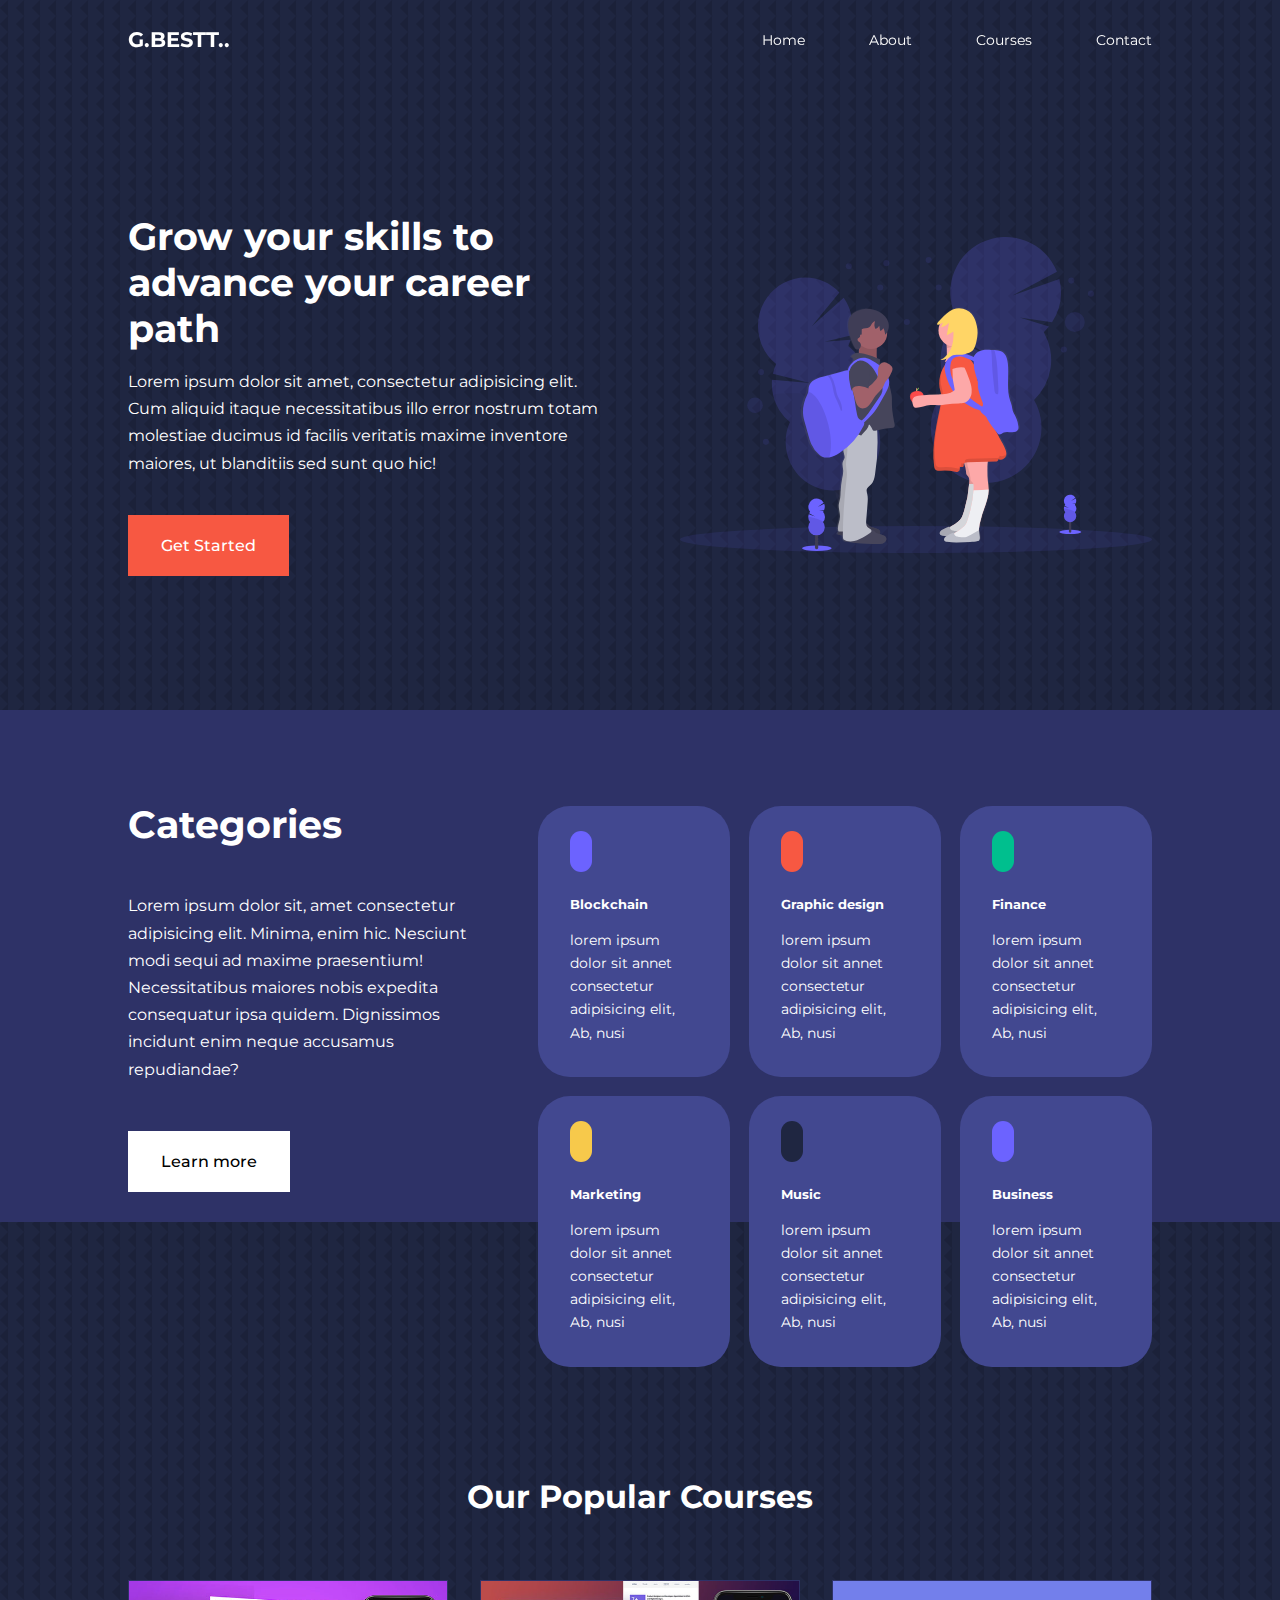
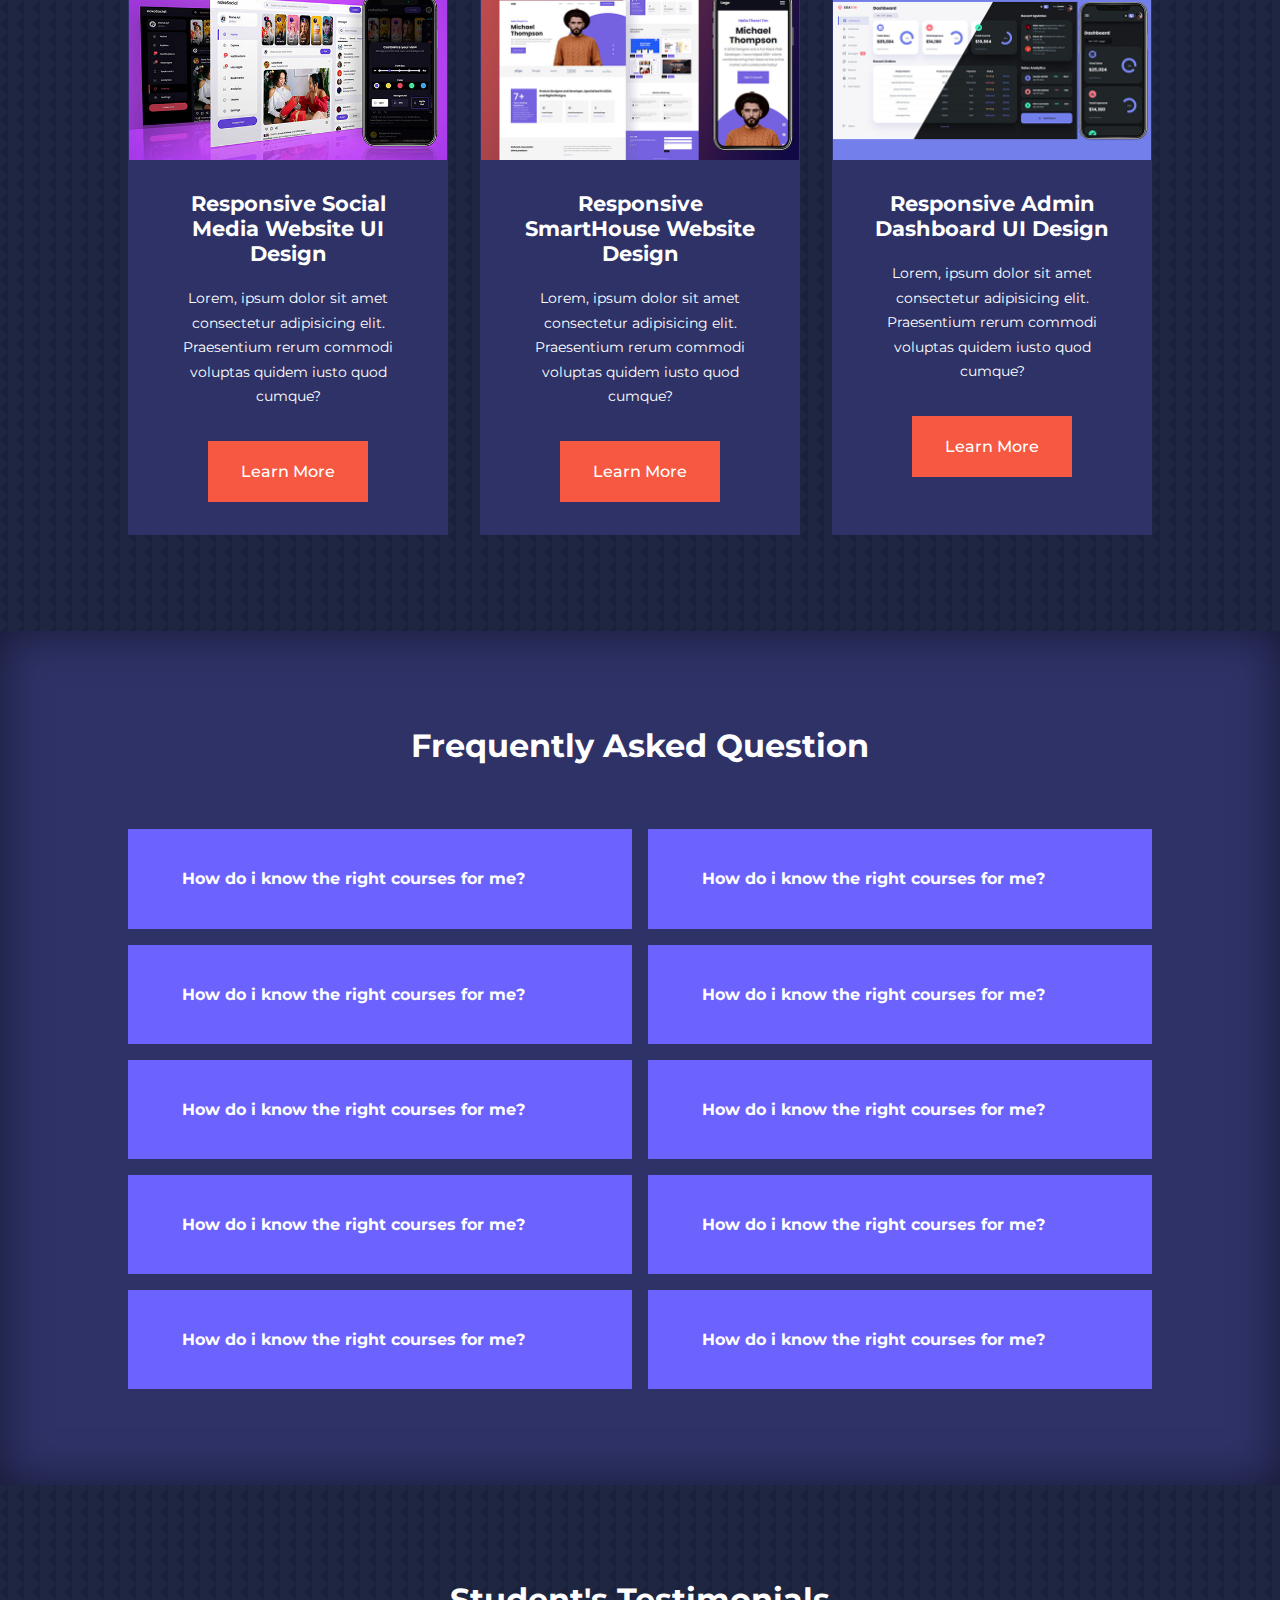
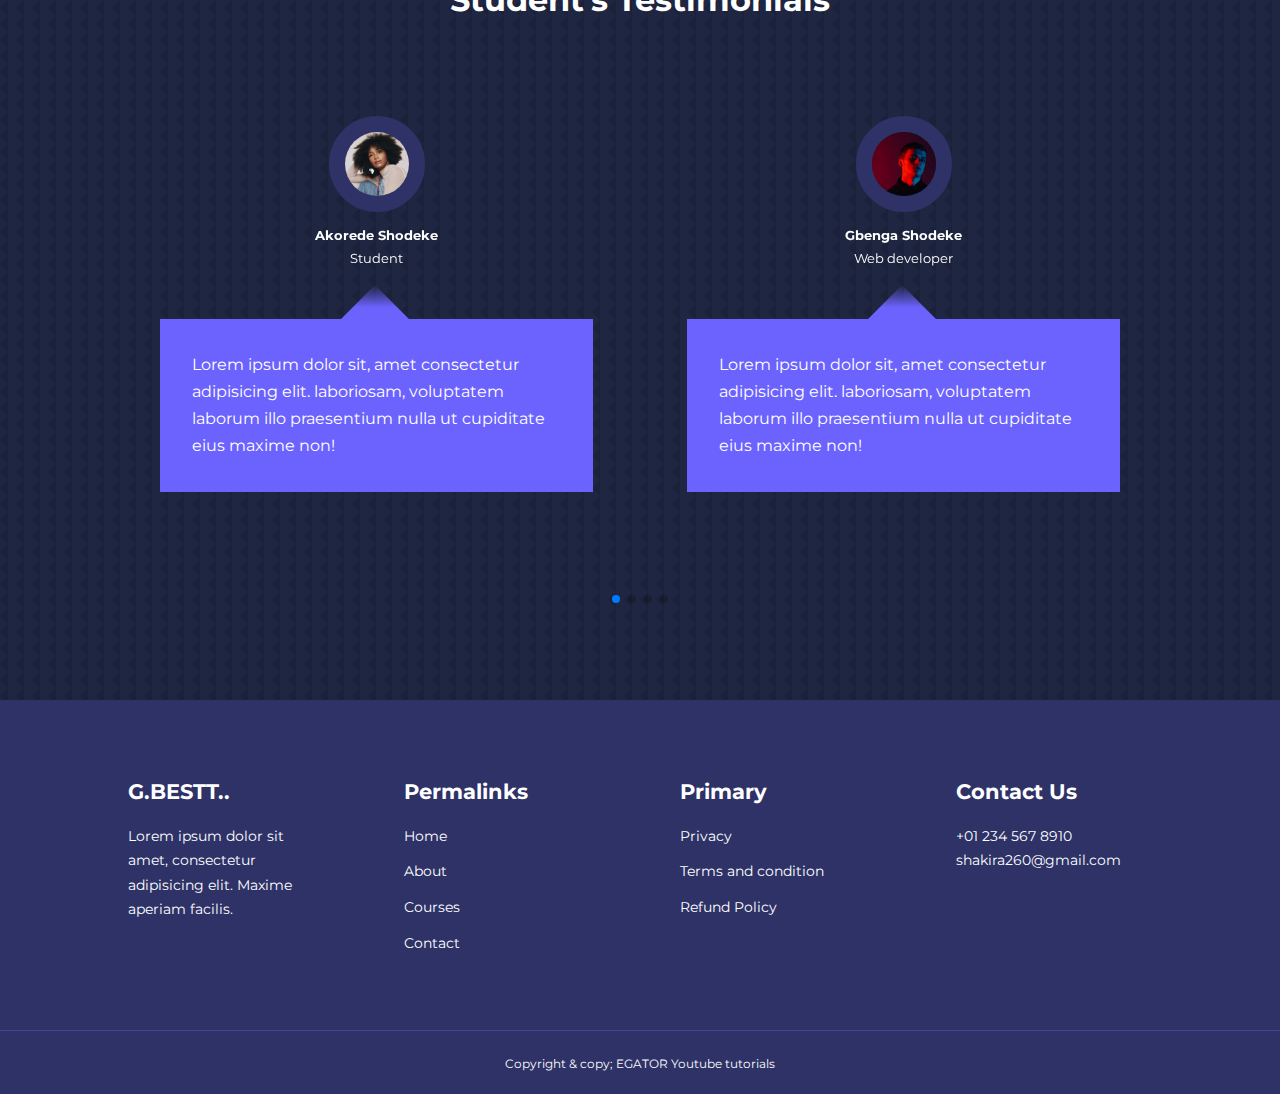
<file: index.html>
<!DOCTYPE html>
<html lang="en">
<head>
    <meta charset="UTF-8">
    <meta http-equiv="X-UA-Compatible" content="IE=edge">
    <meta name="viewport" content="width=device-width, initial-scale=1.0">
    <title>Home Page (Responsive Education Website)</title>

    <!------FONT-AWESOME ICON CDN LINk------>
    <link rel="stylesheet" href="https://cdnjs.cloudflare.com/ajax/libs/font-awesome/6.4.0/css/all.min.css" 
    integrity="sha512-iecdLmaskl7CVkqkXNQ/ZH/XLlvWZOJyj7Yy7tcenmpD1ypASozpmT/E0iPtmFIB46ZmdtAc9eNBvH0H/ZpiBw=="
    crossorigin="anonymous" referrerpolicy="no-referrer" />
    
    <!----- GOOGLE FONT (MONTSERRAT)--->
    <link rel="preconnect" href="https://fonts.googleapis.com">
    <link rel="preconnect" href="https://fonts.gstatic.com" crossorigin>
    <link href="https://fonts.googleapis.com/css2?family=Montserrat:ital,wght@0,300;0,400;0,500;0,600;0,700;0,900;1,
    800&family=Nunito:wght@200;300;400;500;600&display=swap" rel="stylesheet">

    <!---------SWIPER CDN--------->
    <link
  rel="stylesheet" href="https://cdn.jsdelivr.net/npm/swiper@9/swiper-bundle.min.css"/>

    
    <link rel="stylesheet" href="css/styles.css">

        <style>
            body {
                background-image: url("images/bg-texture.png");
            }
        </style>

</head>
<body>
    <nav>
        <div class="container nav_container">
            <a href="index.html"><h4>G.BESTT..</h4></a>
            <ul class="nav_menu">
                <li><a href="index.html">Home</a</li>
                <li><a href="about.html">About</a</li>
                <li><a href="courses.html">Courses</a></li>
                <li><a href="contact.html">Contact</a></li>
            </ul>
            <button id="open-menu-btn"><i class="fa-solid fa-bars"></i></button>
            <button id="close-menu-btn"><i class="fa-solid fa-xmark"></i></button>
        </div>
    </nav>
    <!--=============END OF NAVBAR===========-->





    <header>
        <div class="container header_container">
            <div class="header_left">
                <h1>Grow your skills to advance your career path</h1>
                <p>
                    Lorem ipsum dolor sit amet, consectetur adipisicing elit. Cum aliquid itaque 
                    necessitatibus illo error nostrum totam molestiae ducimus id facilis 
                    veritatis maxime inventore maiores, ut blanditiis sed sunt quo hic!
                </p>
                <a href="courses.html" class="btn btn-primary">Get Started</a>
            </div>

            <div class="header_right">
                <div class="header_right-image">
                    <img src="images/header.svg" alt="">
                </div>
            </div>
        </div>
    </header>
     <!--=============END OF HEADER============-->





     <section class="categories">
        <div class="container categories_container">
            <div class="categories_left">
                <h1>Categories</h1>
                <p>
                    Lorem ipsum dolor sit, amet consectetur adipisicing elit. Minima,
                    enim hic. Nesciunt modi sequi ad maxime praesentium! Necessitatibus
                    maiores nobis expedita consequatur ipsa quidem. Dignissimos incidunt enim neque accusamus repudiandae?
                </p>
                <a href="#" class="btn">Learn more</a>
            </div>

            <div class="categories_right">
                <article class="category">
                    <span class="category_icon"><i class="fa-brands fa-bitcoin"></i></span>
                        <h5>Blockchain</h5>
                        <p>lorem ipsum dolor sit annet consectetur adipisicing elit, Ab, nusi</p>
                </article>

                <article class="category">
                    <span class="category_icon">
                        <i class="fa-solid fa-palette"></i>
                    </span>
                        <h5>Graphic design</h5>
                        <p>lorem ipsum dolor sit annet consectetur adipisicing elit, Ab, nusi</p>
                </article>

                <article class="category">
                    <span class="category_icon">
                        <i class="fa-solid fa-coins"></i>
                    </span>
                        <h5>Finance</h5>
                        <p>lorem ipsum dolor sit annet consectetur adipisicing elit, Ab, nusi</p>
                </article>

                <article class="category">
                    <span class="category_icon">
                        <i class="fa-solid fa-money-bill-trend-up"></i>
                    </span>
                        <h5>Marketing</h5>
                        <p>lorem ipsum dolor sit annet consectetur adipisicing elit, Ab, nusi</p>
                </article>

                <article class="category">
                    <span class="category_icon">
                        <i class="fa-solid fa-music"></i>
                    </span>
                        <h5>Music</h5>
                        <p>lorem ipsum dolor sit annet consectetur adipisicing elit, Ab, nusi</p>
                </article>

                <article class="category">
                    <span class="category_icon">
                        <i class="fa-solid fa-business-time"></i>
                    </span>
                        <h5>Business</h5>
                        <p>lorem ipsum dolor sit annet consectetur adipisicing elit, Ab, nusi</p>
                </article>
            </div>
        </div>
     </section>
     <!--=============END OF CATEGORIES============-->





    <section class="courses">
        <h2>Our Popular Courses</h2>
        <div class="container courses_container">
            <article class="course">
                <div class="course_image">
                    <img src="images/course1.jpg" alt="">
                </div>
                <div class="course_info">
                        <h4>Responsive Social Media Website UI Design</h4>
                    <p>
                        Lorem, ipsum dolor sit amet consectetur adipisicing elit.
                        Praesentium rerum commodi voluptas quidem iusto quod cumque?
                    </p>
                    <a href="courses.html" class="btn btn-primary">Learn More</a>
                </div>    
            </article>

            <article class="course">
                <div class="course_image">
                    <img src="images/course2.jpg" alt="">
                </div>
                <div class="course_info">
                        <h4>Responsive SmartHouse Website Design</h4>
                    <p>
                        Lorem, ipsum dolor sit amet consectetur adipisicing elit.
                        Praesentium rerum commodi voluptas quidem iusto quod cumque?
                    </p>
                    <a href="courses.html" class="btn btn-primary">Learn More</a>
                </div>
            </article>

            <article class="course">
                <div class="course_image">
                    <img src="images/course3.jpg" alt="">
                </div>
                <div class="course_info">
                        <h4>Responsive Admin Dashboard UI Design</h4>
                    <p>
                        Lorem, ipsum dolor sit amet consectetur adipisicing elit.
                        Praesentium rerum commodi voluptas quidem iusto quod cumque?
                    </p>
                    <a href="courses.html" class="btn btn-primary">Learn More</a>
                </div>
            </article>
        </div>
    </section>
<!--=============END OF COURSES============-->





    <section class="faqs">
        <h2>Frequently Asked Question</h2>
        <div class="container faqs_container">
            <article class="faq">
                <div class="faq_icon"><i class="fa-regular fa-plus"></i></div>
                <div class="question_amswer">
                    <h4>How do i know the right courses for me?</h4>
                    <p>
                        Lorem ipsum dolor sit amet consectetur adipisicing elit. Quo quod animi molestias itaque consectetur 
                        voluptas commodi eaque quos inventore asperiores fuga repellat tempora, quae sint incidunt beatae ea!
                        Aliquid, ducimus.
                    </p>
                </div>
            </article>

            <article class="faq">
                <div class="faq_icon"><i class="fa-regular fa-plus"></i></div>
                <div class="question_amswer">
                    <h4>How do i know the right courses for me?</h4>
                    <p>
                        Lorem ipsum dolor sit amet consectetur adipisicing elit. Quo quod animi molestias itaque consectetur 
                        voluptas commodi eaque quos inventore asperiores fuga repellat tempora, quae sint incidunt beatae ea!
                        Aliquid, ducimus.
                    </p>
                </div>
            </article>

            <article class="faq">
                <div class="faq_icon"><i class="fa-regular fa-plus"></i></div>
                <div class="question_amswer">
                    <h4>How do i know the right courses for me?</h4>
                    <p>
                        Lorem ipsum dolor sit amet consectetur adipisicing elit. Quo quod animi molestias itaque consectetur 
                        voluptas commodi eaque quos inventore asperiores fuga repellat tempora, quae sint incidunt beatae ea!
                        Aliquid, ducimus.
                    </p>
                </div>
            </article>

            <article class="faq">
                <div class="faq_icon"><i class="fa-regular fa-plus"></i></div>
                <div class="question_amswer">
                    <h4>How do i know the right courses for me?</h4>
                    <p>
                        Lorem ipsum dolor sit amet consectetur adipisicing elit. Quo quod animi molestias itaque consectetur 
                        voluptas commodi eaque quos inventore asperiores fuga repellat tempora, quae sint incidunt beatae ea!
                        Aliquid, ducimus.
                    </p>
                </div>
            </article>

            <article class="faq">
                <div class="faq_icon"><i class="fa-regular fa-plus"></i></div>
                <div class="question_amswer">
                    <h4>How do i know the right courses for me?</h4>
                    <p>
                        Lorem ipsum dolor sit amet consectetur adipisicing elit. Quo quod animi molestias itaque consectetur 
                        voluptas commodi eaque quos inventore asperiores fuga repellat tempora, quae sint incidunt beatae ea!
                        Aliquid, ducimus.
                    </p>
                </div>
            </article>

            <article class="faq">
                <div class="faq_icon"><i class="fa-regular fa-plus"></i></div>
                <div class="question_amswer">
                    <h4>How do i know the right courses for me?</h4>
                    <p>
                        Lorem ipsum dolor sit amet consectetur adipisicing elit. Quo quod animi molestias itaque consectetur 
                        voluptas commodi eaque quos inventore asperiores fuga repellat tempora, quae sint incidunt beatae ea!
                        Aliquid, ducimus.
                    </p>
                </div>
            </article>

            <article class="faq">
                <div class="faq_icon"><i class="fa-regular fa-plus"></i></div>
                <div class="question_amswer">
                    <h4>How do i know the right courses for me?</h4>
                    <p>
                        Lorem ipsum dolor sit amet consectetur adipisicing elit. Quo quod animi molestias itaque consectetur 
                        voluptas commodi eaque quos inventore asperiores fuga repellat tempora, quae sint incidunt beatae ea!
                        Aliquid, ducimus.
                    </p>
                </div>
            </article>

            <article class="faq">
                <div class="faq_icon"><i class="fa-regular fa-plus"></i></div>
                <div class="question_amswer">
                    <h4>How do i know the right courses for me?</h4>
                    <p>
                        Lorem ipsum dolor sit amet consectetur adipisicing elit. Quo quod animi molestias itaque consectetur 
                        voluptas commodi eaque quos inventore asperiores fuga repellat tempora, quae sint incidunt beatae ea!
                        Aliquid, ducimus.
                    </p>
                </div>
            </article>

            <article class="faq">
                <div class="faq_icon"><i class="fa-regular fa-plus"></i></div>
                <div class="question_amswer">
                    <h4>How do i know the right courses for me?</h4>
                    <p>
                        Lorem ipsum dolor sit amet consectetur adipisicing elit. Quo quod animi molestias itaque consectetur 
                        voluptas commodi eaque quos inventore asperiores fuga repellat tempora, quae sint incidunt beatae ea!
                        Aliquid, ducimus.
                    </p>
                </div>
            </article>
            
            <article class="faq">
                <div class="faq_icon"><i class="fa-regular fa-plus"></i></div>
                <div class="question_amswer">
                    <h4>How do i know the right courses for me?</h4>
                    <p>
                        Lorem ipsum dolor sit amet consectetur adipisicing elit. Quo quod animi molestias itaque consectetur 
                        voluptas commodi eaque quos inventore asperiores fuga repellat tempora, quae sint incidunt beatae ea!
                        Aliquid, ducimus.
                    </p>
                </div>
            </article>
        </div>
    </section>
 <!--=============END OF FAQs============-->





    <section class="container testimonials_container mySwiper">
        <h2>Student's Testimonials</h2>
        <div class="swiper-wrapper">
            <article class="testimonial swiper-slide">
                <div class="avatar">
                    <img src="images/avatar1.jpg" alt="">
                </div>
                <div class="testimonial_info">
                    <h5>Akorede Shodeke</h5>
                    <small>Student</small>
                </div>
                <div class="testimonial_body">
                    <p>Lorem ipsum dolor sit, amet consectetur adipisicing elit.
                      laboriosam, voluptatem laborum illo praesentium nulla ut cupiditate eius maxime non!
                    </p>
                </div>
            </article>

            <article class="testimonial swiper-slide">
                <div class="avatar">
                    <img src="images/avatar2.jpg" alt="">
                </div>
                <div class="testimonial_info">
                    <h5>Gbenga Shodeke</h5>
                    <small>Web developer</small>
                </div>
                <div class="testimonial_body">
                    <p>Lorem ipsum dolor sit, amet consectetur adipisicing elit.
                      laboriosam, voluptatem laborum illo praesentium nulla ut cupiditate eius maxime non!
                    </p>
                </div>
            </article>

            <article class="testimonial swiper-slide">
                <div class="avatar">
                    <img src="images/avatar3.jpg" alt="">
                </div>
                <div class="testimonial_info">
                    <h5>Adesipe Sodiq</h5>
                    <small>Student</small>
                </div>
                <div class="testimonial_body">
                    <p>Lorem ipsum dolor sit, amet consectetur adipisicing elit.
                      laboriosam, voluptatem laborum illo praesentium nulla ut cupiditate eius maxime non!
                    </p>
                </div>
            </article>

            <article class="testimonial swiper-slide">
                <div class="avatar">
                    <img src="images/avatar4.jpg" alt="">
                </div>
                <div class="testimonial_info">
                    <h5>Queen Shodeke</h5>
                    <small>Web developer</small>
                </div>
                <div class="testimonial_body">
                    <p>Lorem ipsum dolor sit, amet consectetur adipisicing elit.
                      laboriosam, voluptatem laborum illo praesentium nulla ut cupiditate eius maxime non!
                    </p>
                </div>
            </article>
            <article class="testimonial swiper-slide">
                <div class="avatar">
                    <img src="images/avatar5.jpg" alt="">
                </div>
                <div class="testimonial_info">
                    <h5>Simisola Shodeke</h5>
                    <small>web dev./Student</small>
                </div>
                <div class="testimonial_body">
                    <p>Lorem ipsum dolor sit, amet consectetur adipisicing elit.
                      laboriosam, voluptatem laborum illo praesentium nulla ut cupiditate eius maxime non!
                    </p>
                </div>
            </article>

        </div>
        <div class="swiper-pagination"></div>
    </section>
<!--=============END OF TESTIMONIALS============-->




    <footer class="footer">
        <div class="container footer_container">
            <div class="footer_1">
                <a href="index.html" class="footer_logo"><h4>G.BESTT..</h4></a>
                <p>
                    Lorem ipsum dolor sit amet, consectetur adipisicing elit. Maxime aperiam facilis.
                </p>
            </div>

            <div class="footer_2">
                <h4>Permalinks</h4>
                <ul class="permalinks">
                    <li><a href="index.html">Home</a></li>
                    <li><a href="about.html">About</a></li>
                    <li><a href="courses.html">Courses</a></li>
                    <li><a href="contact.html">Contact</a></li>
                </ul>
            </div>

            <div class="footer_3">
                <h4>Primary</h4>
                <ul class="Privacy">
                    <li><a href="#">Privacy</a></li>
                    <li><a href="#">Terms and condition</a></li>
                    <li><a href="#">Refund Policy</a></li>
                </ul>
            </div>

            <div class="footer_4">
                <h4>Contact Us</h4>
                <div>
                    <p>+01 234 567 8910</p>
                    <p>shakira260@gmail.com</p>
                </div>

                <ul class="footer_socials">
                    <li>
                        <a href="#"><i class="fa-brands fa-facebook"></i></a>
                    </li>
                    <li>
                        <a href="#"><i class="fa-brands fa-instagram"></i></a>
                    </li>
                    <li>
                        <a href="#"><i class="fa-brands fa-twitter"></i></a>
                    </li>
                    <li>
                        <a href="#"><i class="fa-brands fa-linkedin"></i></a>
                    </li>
                </ul>
            </div>

        </div>
        <div class="footer_copyright">
            <small>Copyright & copy; EGATOR Youtube tutorials</small>
        </div>
    </footer>
<!--=============END OF FOOTER ============-->


    
    <script src="https://cdn.jsdelivr.net/npm/swiper@9/swiper-bundle.min.js"></script>
    <script src="main.js"></script>

    
    <script>

        var swiper = new Swiper(".mySwiper", {
            slidesPerView: 1,
            spaceBetween: 30,
            pagination: {
            el: ".swiper-pagination",
            clickable: true,
            },
            // whhen window width is > 600px
            breakpoints: {
                600: {
                    slidesPerView: 2,
                }
            }
        });
        </script>
</body>
</html>
</file>
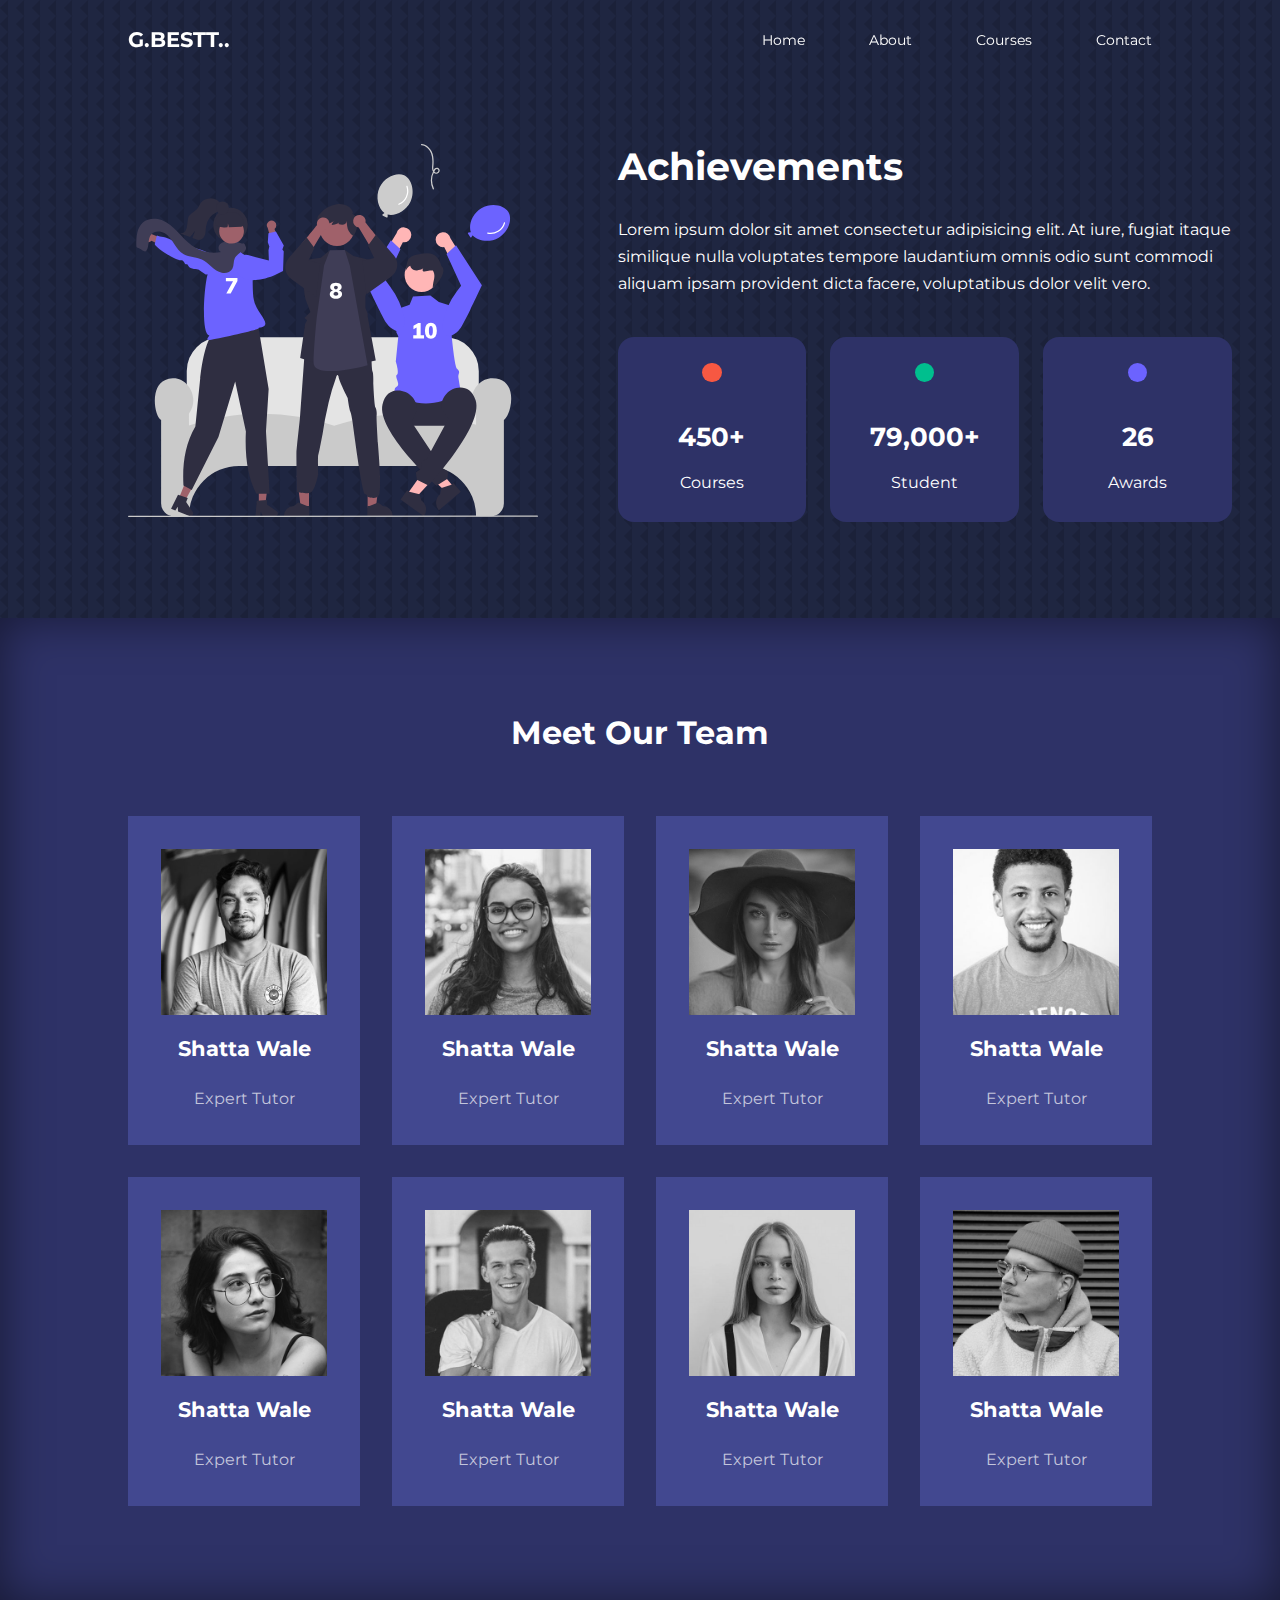
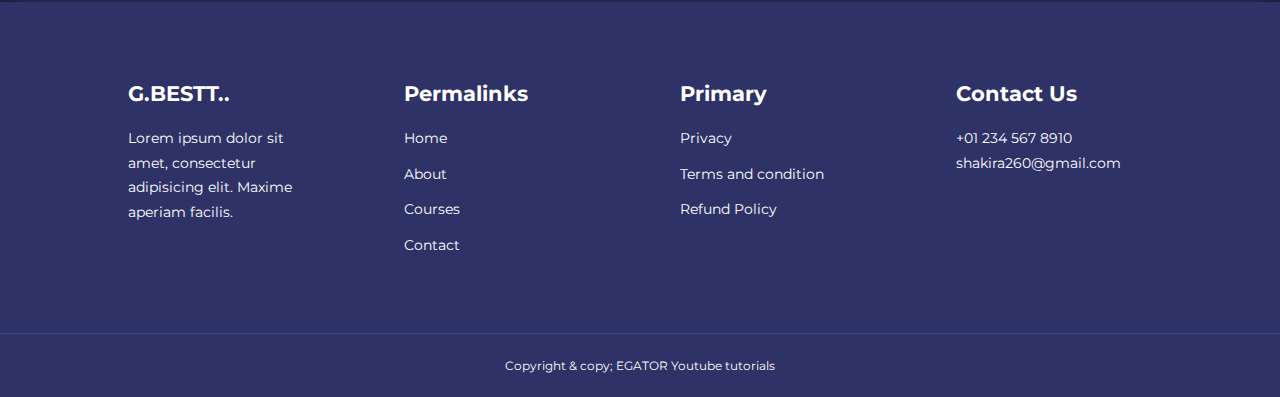
<file: about.html>
<!DOCTYPE html>
<html lang="en">
<head>
    <meta charset="UTF-8">
    <meta http-equiv="X-UA-Compatible" content="IE=edge">
    <meta name="viewport" content="width=device-width, initial-scale=1.0">
    <title>About Page (Responsive Education Website)</title>

    <!------FONT-AWESOME ICON CDN LINk------>
    <link rel="stylesheet" href="https://cdnjs.cloudflare.com/ajax/libs/font-awesome/6.4.0/css/all.min.css" 
    integrity="sha512-iecdLmaskl7CVkqkXNQ/ZH/XLlvWZOJyj7Yy7tcenmpD1ypASozpmT/E0iPtmFIB46ZmdtAc9eNBvH0H/ZpiBw=="
    crossorigin="anonymous" referrerpolicy="no-referrer" />
    
    <!----- GOOGLE FONT (MONTSERRAT)--->
    <link rel="preconnect" href="https://fonts.googleapis.com">
    <link rel="preconnect" href="https://fonts.gstatic.com" crossorigin>
    <link href="https://fonts.googleapis.com/css2?family=Montserrat:ital,wght@0,300;0,400;0,500;0,600;0,700;0,900;1,
    800&family=Nunito:wght@200;300;400;500;600&display=swap" rel="stylesheet">

    
    <link rel="stylesheet" href="css/styles.css">
    <link rel="stylesheet" href="css/about.css">

    <style>
        body {
            background-image: url("images/bg-texture.png");
        }
    </style>


</head>
<body>
    <nav>
        <div class="container nav_container">
            <a href="index.html"><h4>G.BESTT..</h4></a>
            <ul class="nav_menu">
                <li><a href="index.html">Home</a</li>
                <li><a href="about.html">About</a</li>
                <li><a href="courses.html">Courses</a></li>
                <li><a href="contact.html">Contact</a></li>
            </ul>
            <button id="open-menu-btn"><i class="fa-solid fa-bars"></i></button>
            <button id="close-menu-btn"><i class="fa-solid fa-xmark"></i></button>
        </div>
    </nav>
    <!--=============END OF NAVBAR===========-->




    <section class="about_achievements">
        <div class="container about_achievements-container">
            <div class="about_achievements-left">
                <img src="images/about achievements.svg" alt="">
            </div>

            <div class="about_achievements-right">
                <h1>Achievements</h1>
                <p>Lorem ipsum dolor sit amet consectetur adipisicing elit.
                 At iure, fugiat itaque similique nulla voluptates tempore 
                 laudantium omnis odio sunt commodi aliquam ipsam provident 
                 dicta facere, voluptatibus dolor velit vero.
                </p>
                <div class="achievements_cards">
                    <article class="achievement_card">
                        <span class="achievement_icon">
                            <i class="fa-solid fa-video"></i>
                        </span>
                        <h3>450+</h3>
                        <p>Courses</p>
                    </article>

                    <article class="achievement_card">
                        <span class="achievement_icon">
                            <i class="fa-solid fa-person"></i>
                        </span>
                        <h3>79,000+</h3>
                        <p>Student</p>
                    </article>

                    <article class="achievement_card">
                        <span class="achievement_icon">
                            <i class="fa-solid fa-award"></i>
                        </span>
                        <h3>26</h3>
                        <p>Awards</p>
                    </article>
                </div>
            </div>

        </div>
    </section>

 <!--=============END OF ACHIEVEMENTS===========-->




    <section class="team">
        <h2>Meet Our Team</h2>
        <div class="container team_container">

            <article class="team_member">
                <div class="team_member-image">
                    <img src="images/tm1.jpg" alt="">
                </div>
                <div class="team_member-info">
                    <h4>Shatta Wale</h4>
                    <p>Expert Tutor</p>
                </div>
                <div class="team_member-socials">
                    <a href="https://instagram.com" target="_blank"><i class="fa-brands fa-instagram"></i></a>
                    <a href="https://twitter.com" target="_blank"><i class="fa-brands fa-twitter"></i></a>
                    <a href="https://linkedin.com" target="_blank"><i class="fa-brands fa-linkedin"></i></a>
                </div>
            </article>

            <article class="team_member">
                <div class="team_member-image">
                    <img src="images/tm2.jpg" alt="">
                </div>
                <div class="team_member-info">
                    <h4>Shatta Wale</h4>
                    <p>Expert Tutor</p>
                </div>
                <div class="team_member-socials">
                    <a href="https://facebook.com" target="_blank"><i class="fa-brands fa-facebook"></i></a>
                    <a href="https://twitter.com" target="_blank"><i class="fa-brands fa-twitter"></i></a>
                    <a href="https://linkedin.com" target="_blank"><i class="fa-brands fa-linkedin"></i></a>
                </div>
            </article>

            <article class="team_member">
                <div class="team_member-image">
                    <img src="images/tm3.jpg" alt="">
                </div>
                <div class="team_member-info">
                    <h4>Shatta Wale</h4>
                    <p>Expert Tutor</p>
                </div>
                <div class="team_member-socials">
                    <a href="https://instagram.com" target="_blank"><i class="fa-brands fa-instagram"></i></a>
                    <a href="https://twitter.com" target="_blank"><i class="fa-brands fa-twitter"></i></a>
                    <a href="https://linkedin.com" target="_blank"><i class="fa-brands fa-linkedin"></i></a>
                </div>
            </article>

            <article class="team_member">
                <div class="team_member-image">
                    <img src="images/tm4.jpg" alt="">
                </div>
                <div class="team_member-info">
                    <h4>Shatta Wale</h4>
                    <p>Expert Tutor</p>
                </div>
                <div class="team_member-socials">
                    <a href="https://instagram.com" target="_blank"><i class="fa-brands fa-instagram"></i></a>
                    <a href="https://twitter.com" target="_blank"><i class="fa-brands fa-twitter"></i></a>
                    <a href="https://facebook.com" target="_blank"><i class="fa-brands fa-facebook"></i></a>
                </div>
            </article>

            <article class="team_member">
                <div class="team_member-image">
                    <img src="images/tm5.jpg" alt="">
                </div>
                <div class="team_member-info">
                    <h4>Shatta Wale</h4>
                    <p>Expert Tutor</p>
                </div>
                <div class="team_member-socials">
                    <a href="https://instagram.com" target="_blank"><i class="fa-brands fa-instagram"></i></a>
                    <a href="https://twitter.com" target="_blank"><i class="fa-brands fa-twitter"></i></a>
                    <a href="https://linkedin.com" target="_blank"><i class="fa-brands fa-linkedin"></i></a>
                </div>
            </article>

            <article class="team_member">
                <div class="team_member-image">
                    <img src="images/tm6.jpg" alt="">
                </div>
                <div class="team_member-info">
                    <h4>Shatta Wale</h4>
                    <p>Expert Tutor</p>
                </div>
                <div class="team_member-socials">
                    <a href="https://facebook.com" target="_blank"><i class="fa-brands fa-facebook"></i></a>
                    <a href="https://twitter.com" target="_blank"><i class="fa-brands fa-twitter"></i></a>
                    <a href="https://linkedin.com" target="_blank"><i class="fa-brands fa-linkedin"></i></a>
                </div>
            </article>

            <article class="team_member">
                <div class="team_member-image">
                    <img src="images/tm7.jpg" alt="">
                </div>
                <div class="team_member-info">
                    <h4>Shatta Wale</h4>
                    <p>Expert Tutor</p>
                </div>
                <div class="team_member-socials">
                    <a href="https://instagram.com" target="_blank"><i class="fa-brands fa-instagram"></i></a>
                    <a href="https://twitter.com" target="_blank"><i class="fa-brands fa-twitter"></i></a>
                    <a href="https://linkedin.com" target="_blank"><i class="fa-brands fa-linkedin"></i></a>
                </div>
            </article>

            <article class="team_member">
                <div class="team_member-image">
                    <img src="images/tm8.jpg" alt="">
                </div>
                <div class="team_member-info">
                    <h4>Shatta Wale</h4>
                    <p>Expert Tutor</p>
                </div>
                <div class="team_member-socials">
                    <a href="https://instagram.com" target="_blank"><i class="fa-brands fa-instagram"></i></a>
                    <a href="https://facebook.com" target="_blank"><i class="fa-brands fa-facebook"></i></a>
                    <a href="https://linkedin.com" target="_blank"><i class="fa-brands fa-linkedin"></i></a>
                </div>
            </article>

        </div>
    </section>
<!--=============END OF TEAM===========-->





    <footer class="footer">
        <div class="container footer_container">
            <div class="footer_1">
                <a href="index.html" class="footer_logo"><h4>G.BESTT..</h4></a>
                <p>
                    Lorem ipsum dolor sit amet, consectetur adipisicing elit. Maxime aperiam facilis.
                </p>
            </div>

            <div class="footer_2">
                <h4>Permalinks</h4>
                <ul class="permalinks">
                    <li><a href="index.html">Home</a></li>
                    <li><a href="about.html">About</a></li>
                    <li><a href="courses.html">Courses</a></li>
                    <li><a href="contact.html">Contact</a></li>
                </ul>
            </div>

            <div class="footer_3">
                <h4>Primary</h4>
                <ul class="Privacy">
                    <li><a href="#">Privacy</a></li>
                    <li><a href="#">Terms and condition</a></li>
                    <li><a href="#">Refund Policy</a></li>
                </ul>
            </div>

            <div class="footer_4">
                <h4>Contact Us</h4>
                <div>
                    <p>+01 234 567 8910</p>
                    <p>shakira260@gmail.com</p>
                </div>

                <ul class="footer_socials">
                    <li>
                        <a href="#"><i class="fa-brands fa-facebook"></i></a>
                    </li>
                    <li>
                        <a href="#"><i class="fa-brands fa-instagram"></i></a>
                    </li>
                    <li>
                        <a href="#"><i class="fa-brands fa-twitter"></i></a>
                    </li>
                    <li>
                        <a href="#"><i class="fa-brands fa-linkedin"></i></a>
                    </li>
                </ul>
            </div>

        </div>
        <div class="footer_copyright">
            <small>Copyright & copy; EGATOR Youtube tutorials</small>
        </div>
    </footer>
<!--=============END OF FOOTER ============-->



    <script src="main.js"></script>
</body>
</html>
</file>
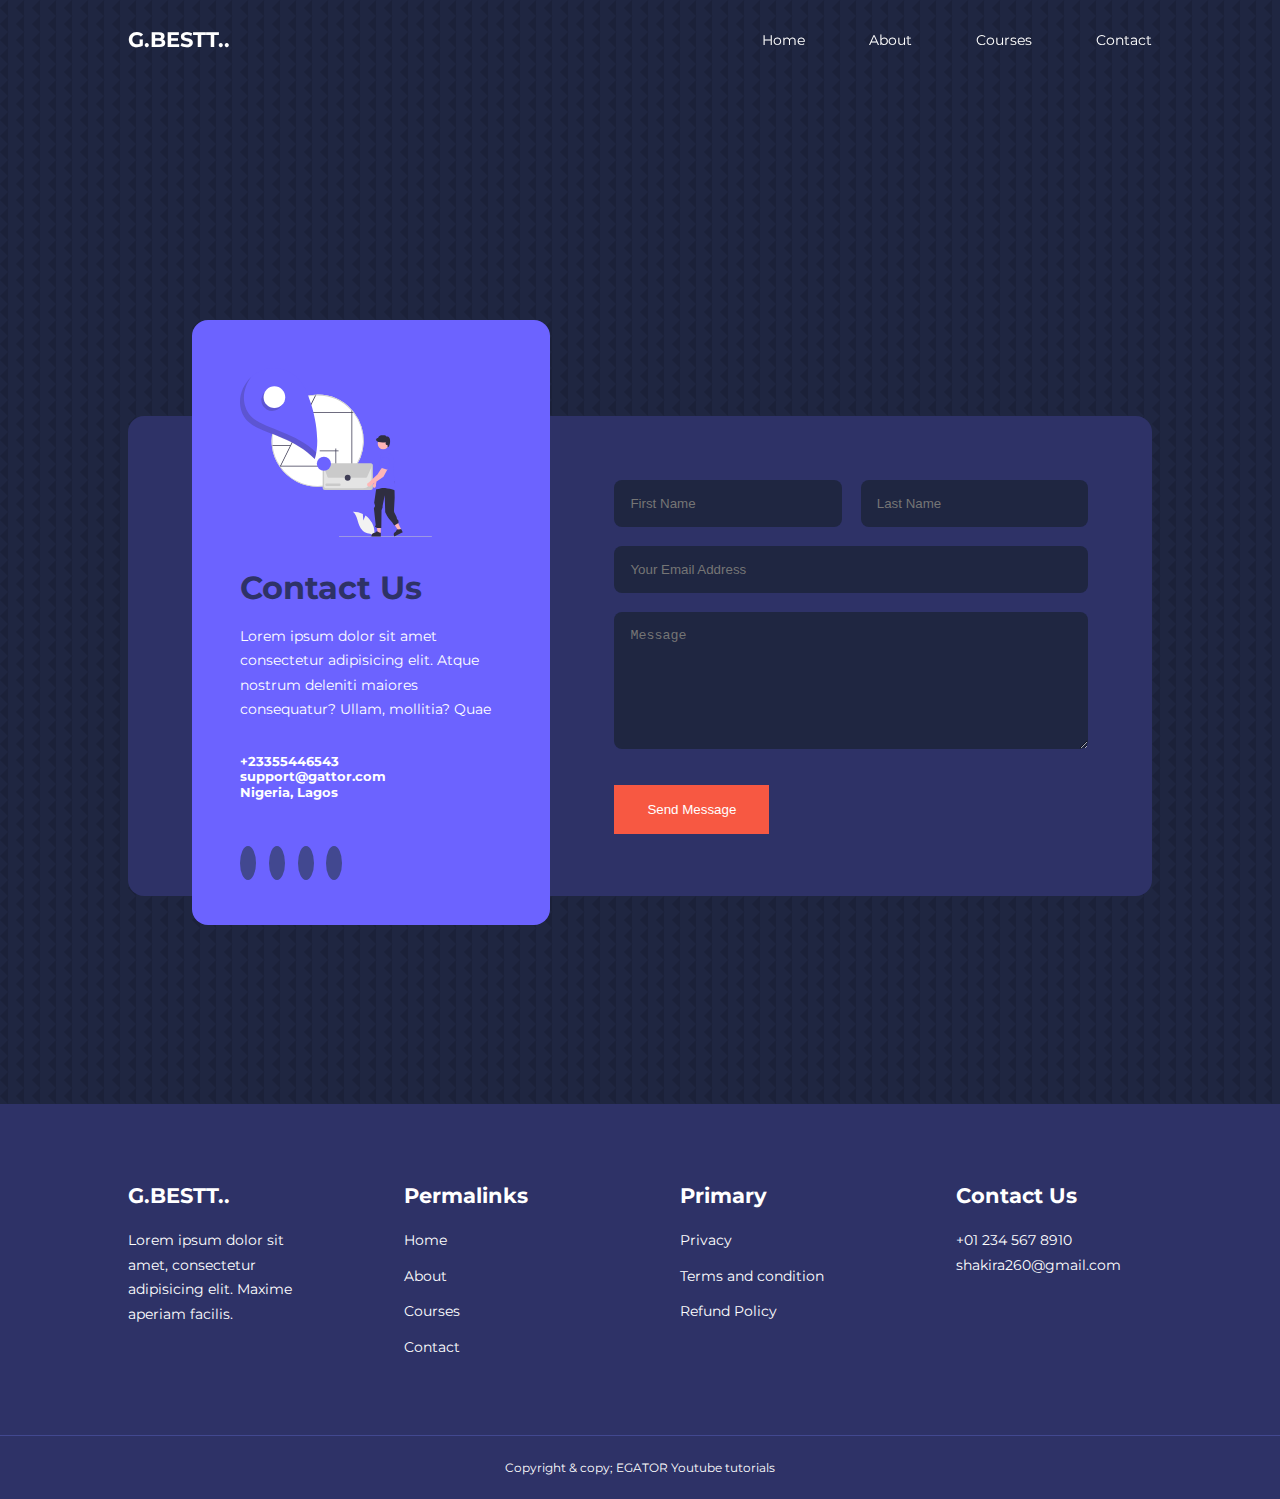
<file: contact.html>
<!DOCTYPE html>
<html lang="en">
<head>
    <meta charset="UTF-8">
    <meta http-equiv="X-UA-Compatible" content="IE=edge">
    <meta name="viewport" content="width=device-width, initial-scale=1.0">
    <title>Contact Page (Responsive Education Website)</title>

    <!------FONT-AWESOME ICON CDN LINk------>
    <link rel="stylesheet" href="https://cdnjs.cloudflare.com/ajax/libs/font-awesome/6.4.0/css/all.min.css" 
    integrity="sha512-iecdLmaskl7CVkqkXNQ/ZH/XLlvWZOJyj7Yy7tcenmpD1ypASozpmT/E0iPtmFIB46ZmdtAc9eNBvH0H/ZpiBw=="
    crossorigin="anonymous" referrerpolicy="no-referrer" />
    
    <!----- GOOGLE FONT (MONTSERRAT)--->
    <link rel="preconnect" href="https://fonts.googleapis.com">
    <link rel="preconnect" href="https://fonts.gstatic.com" crossorigin>
    <link href="https://fonts.googleapis.com/css2?family=Montserrat:ital,wght@0,300;0,400;0,500;0,600;0,700;0,900;1,
    800&family=Nunito:wght@200;300;400;500;600&display=swap" rel="stylesheet">

    
    <link rel="stylesheet" href="css/styles.css">
    <link rel="stylesheet" href="css/contact.css">

    <style>
        body {
            background-image: url("images/bg-texture.png");
        }
    </style>

</head>
<body>
    <nav>
        <div class="container nav_container">
            <a href="index.html"><h4>G.BESTT..</h4></a>
            <ul class="nav_menu">
                <li><a href="index.html">Home</a</li>
                <li><a href="about.html">About</a</li>
                <li><a href="courses.html">Courses</a></li>
                <li><a href="contact.html">Contact</a></li>
            </ul>
            <button id="open-menu-btn"><i class="fa-solid fa-bars"></i></button>
            <button id="close-menu-btn"><i class="fa-solid fa-xmark"></i></button>
        </div>
    </nav>
    <!--=============END OF NAVBAR===========-->





    <section class="contact">
        <div class="container contact_container">
            <aside class="contact_aside">
                <div class="aside_image">
                    <img src="images/contact.svg" alt="">
                </div>
                <h2>Contact Us</h2>
                <p>
                    Lorem ipsum dolor sit amet consectetur adipisicing elit. 
                    Atque nostrum deleniti maiores consequatur? Ullam, mollitia? Quae
                </p>
                <ul class="contact-details">
                    <li>
                        <i class="fa-solid fa-phone"></i>
                        <h5>+23355446543</h5>
                    </li>
                    <li>
                        <i class="fa-solid fa-envelope"></i>
                        <h5>support@gattor.com</h5>
                    </li>
                    <li>
                        <i class="fa-solid fa-location-dot"></i>
                        <h5>Nigeria, Lagos</h5>
                    </li>
                </ul>
                <ul class="contact_socials">
                    <li>
                        <a href="#"><i class="fa-brands fa-facebook"></i></a>
                    </li>
                    <li>
                        <a href="#"><i class="fa-brands fa-instagram"></i></a>
                    </li>
                    <li>
                        <a href="#"><i class="fa-brands fa-twitter"></i></a>
                    </li>
                    <li>
                        <a href="#"><i class="fa-brands fa-linkedin"></i></a>
                    </li>
                </ul>
            </aside>



            <form action="https://formspree.io/f/xnqywdge"  method="POST" class="contact_form">
                <div class="form_name">
                    <input type="text" name="First Name" placeholder="First Name" required>
                    <input type="text" name="Last Name" placeholder="Last Name" required>
                </div>
                <input type="email" name="Email Address" placeholder="Your Email Address" required>
                <textarea name="Message" rows="7" placeholder="Message" required></textarea>
                <button type="submit" class="btn btn-primary">Send Message</button>
            </form>
        </div>
    </section>






    <footer class="footer">
        <div class="container footer_container">
            <div class="footer_1">
                <a href="index.html" class="footer_logo"><h4>G.BESTT..</h4></a>
                <p>
                    Lorem ipsum dolor sit amet, consectetur adipisicing elit. Maxime aperiam facilis.
                </p>
            </div>

            <div class="footer_2">
                <h4>Permalinks</h4>
                <ul class="permalinks">
                    <li><a href="index.html">Home</a></li>
                    <li><a href="about.html">About</a></li>
                    <li><a href="courses.html">Courses</a></li>
                    <li><a href="contact.html">Contact</a></li>
                </ul>
            </div>

            <div class="footer_3">
                <h4>Primary</h4>
                <ul class="Privacy">
                    <li><a href="#">Privacy</a></li>
                    <li><a href="#">Terms and condition</a></li>
                    <li><a href="#">Refund Policy</a></li>
                </ul>
            </div>

            <div class="footer_4">
                <h4>Contact Us</h4>
                <div>
                    <p>+01 234 567 8910</p>
                    <p>shakira260@gmail.com</p>
                </div>

                <ul class="footer_socials">
                    <li>
                        <a href="#"><i class="fa-brands fa-facebook"></i></a>
                    </li>
                    <li>
                        <a href="#"><i class="fa-brands fa-instagram"></i></a>
                    </li>
                    <li>
                        <a href="#"><i class="fa-brands fa-twitter"></i></a>
                    </li>
                    <li>
                        <a href="#"><i class="fa-brands fa-linkedin"></i></a>
                    </li>
                </ul>
            </div>

        </div>
        <div class="footer_copyright">
            <small>Copyright & copy; EGATOR Youtube tutorials</small>
        </div>
    </footer>
<!--=============END OF FOOTER ============-->



    <script src="main.js"></script>
</body>
</html>
</file>
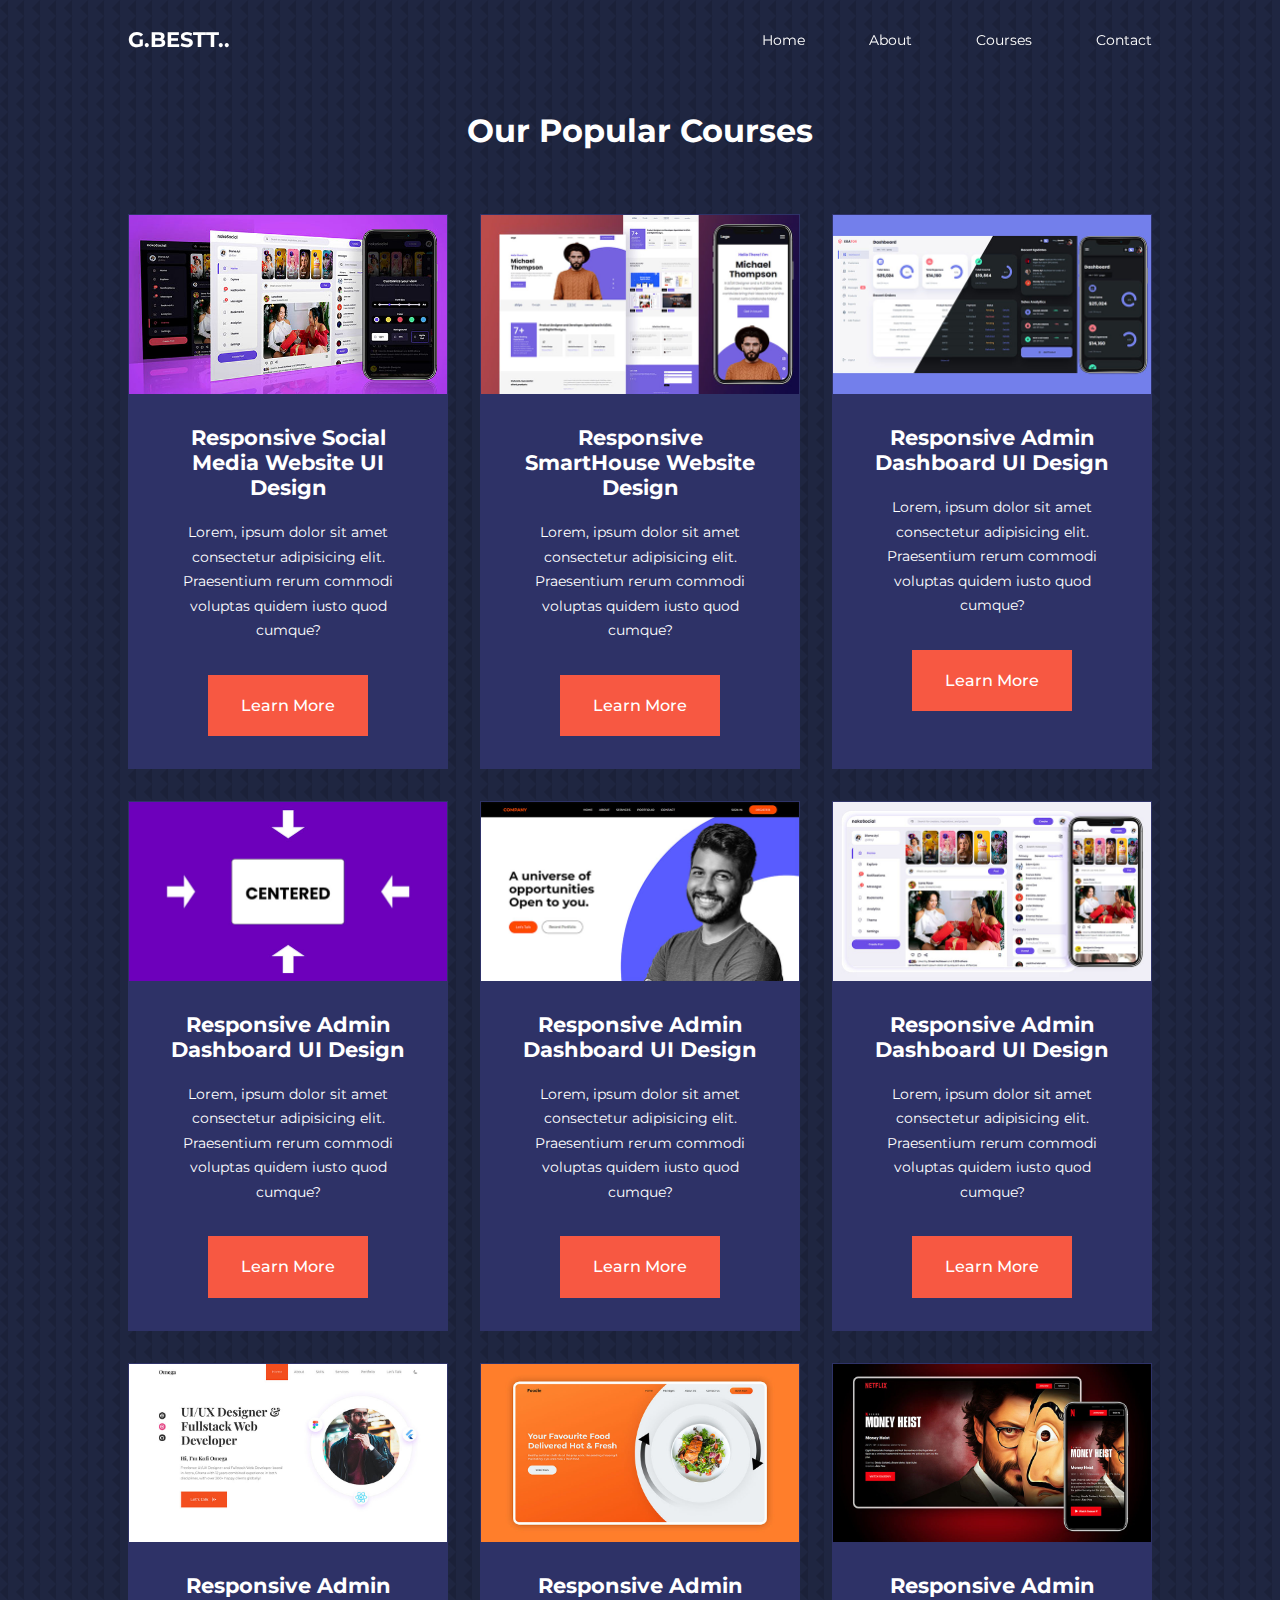
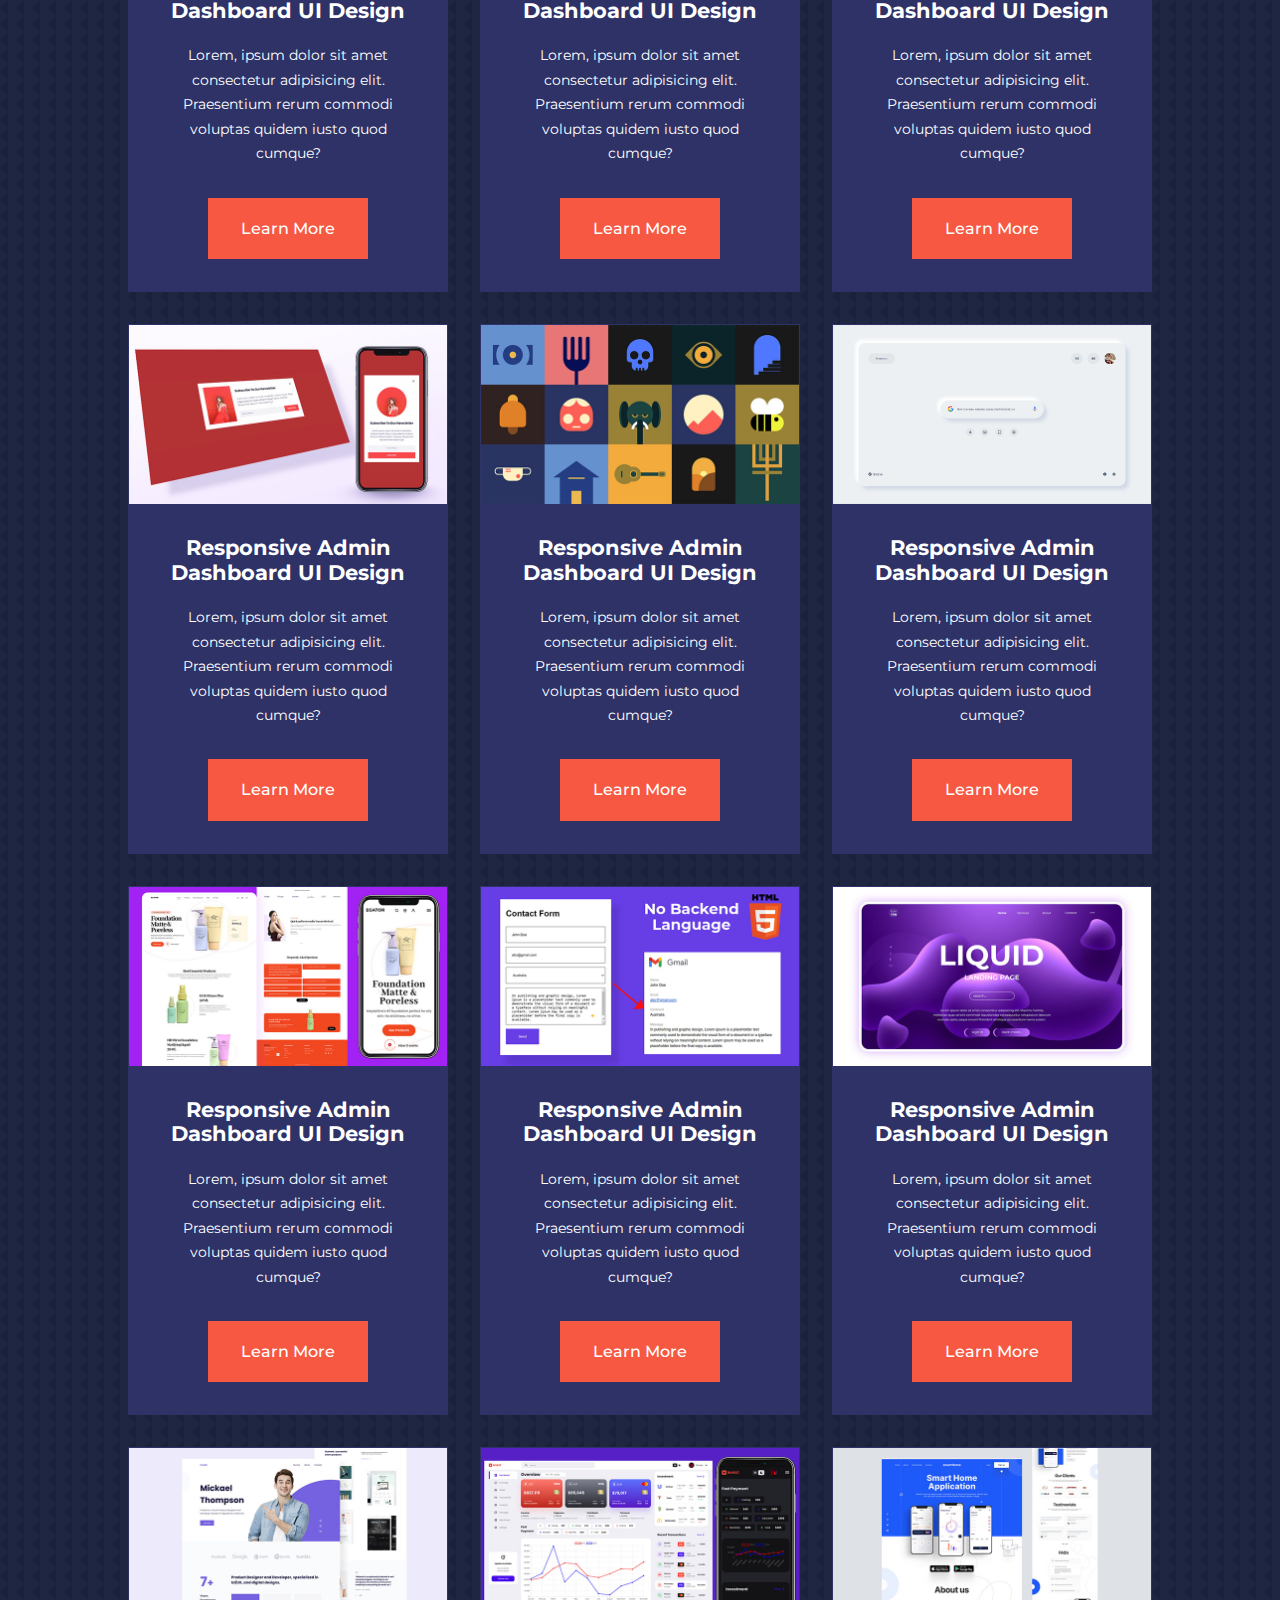
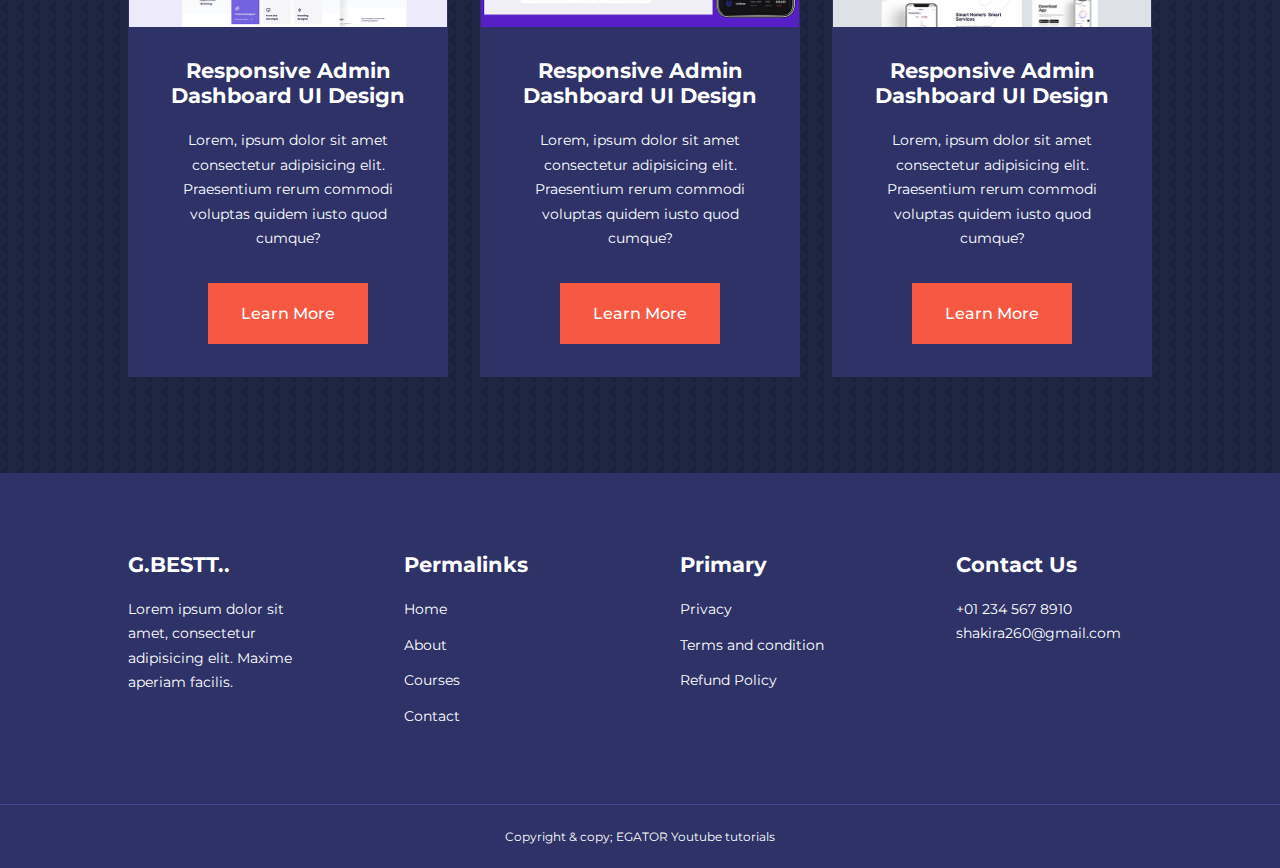
<file: courses.html>
<!DOCTYPE html>
<html lang="en">
<head>
    <meta charset="UTF-8">
    <meta http-equiv="X-UA-Compatible" content="IE=edge">
    <meta name="viewport" content="width=device-width, initial-scale=1.0">
    <title>Courses Page (Responsive Education Website)</title>

    <!------FONT-AWESOME ICON CDN LINk------>
    <link rel="stylesheet" href="https://cdnjs.cloudflare.com/ajax/libs/font-awesome/6.4.0/css/all.min.css" 
    integrity="sha512-iecdLmaskl7CVkqkXNQ/ZH/XLlvWZOJyj7Yy7tcenmpD1ypASozpmT/E0iPtmFIB46ZmdtAc9eNBvH0H/ZpiBw=="
    crossorigin="anonymous" referrerpolicy="no-referrer" />
    
    <!----- GOOGLE FONT (MONTSERRAT)--->
    <link rel="preconnect" href="https://fonts.googleapis.com">
    <link rel="preconnect" href="https://fonts.gstatic.com" crossorigin>
    <link href="https://fonts.googleapis.com/css2?family=Montserrat:ital,wght@0,300;0,400;0,500;0,600;0,700;0,900;1,
    800&family=Nunito:wght@200;300;400;500;600&display=swap" rel="stylesheet">

    
    <link rel="stylesheet" href="css/styles.css">
    <style>
            body {
                background-image: url("images/bg-texture.png");
            }
        .courses {
            margin-top: 1rem;
        }
    </style>


</head>
<body>
    <nav>
        <div class="container nav_container">
            <a href="index.html"><h4>G.BESTT..</h4></a>
            <ul class="nav_menu">
                <li><a href="index.html">Home</a</li>
                <li><a href="about.html">About</a</li>
                <li><a href="courses.html">Courses</a></li>
                <li><a href="contact.html">Contact</a></li>
            </ul>
            <button id="open-menu-btn"><i class="fa-solid fa-bars"></i></button>
            <button id="close-menu-btn"><i class="fa-solid fa-xmark"></i></button>
        </div>
    </nav>
    <!--=============END OF NAVBAR===========-->





    <section class="courses">
        <h2>Our Popular Courses</h2>
        <div class="container courses_container">
            <article class="course">
                <div class="course_image">
                    <img src="images/course1.jpg" alt="">
                </div>
                <div class="course_info">
                        <h4>Responsive Social Media Website UI Design</h4>
                    <p>
                        Lorem, ipsum dolor sit amet consectetur adipisicing elit.
                        Praesentium rerum commodi voluptas quidem iusto quod cumque?
                    </p>
                    <a href="courses.html" class="btn btn-primary">Learn More</a>
                </div>    
            </article>

            <article class="course">
                <div class="course_image">
                    <img src="images/course2.jpg" alt="">
                </div>
                <div class="course_info">
                        <h4>Responsive SmartHouse Website Design</h4>
                    <p>
                        Lorem, ipsum dolor sit amet consectetur adipisicing elit.
                        Praesentium rerum commodi voluptas quidem iusto quod cumque?
                    </p>
                    <a href="courses.html" class="btn btn-primary">Learn More</a>
                </div>
            </article>

            <article class="course">
                <div class="course_image">
                    <img src="images/course3.jpg" alt="">
                </div>
                <div class="course_info">
                        <h4>Responsive Admin Dashboard UI Design</h4>
                    <p>
                        Lorem, ipsum dolor sit amet consectetur adipisicing elit.
                        Praesentium rerum commodi voluptas quidem iusto quod cumque?
                    </p>
                    <a href="courses.html" class="btn btn-primary">Learn More</a>
                </div>
            </article>

            <article class="course">
                <div class="course_image">
                    <img src="images/course4.jpg" alt="">
                </div>
                <div class="course_info">
                        <h4>Responsive Admin Dashboard UI Design</h4>
                    <p>
                        Lorem, ipsum dolor sit amet consectetur adipisicing elit.
                        Praesentium rerum commodi voluptas quidem iusto quod cumque?
                    </p>
                    <a href="courses.html" class="btn btn-primary">Learn More</a>
                </div>
            </article>

            <article class="course">
                <div class="course_image">
                    <img src="images/course5.jpg" alt="">
                </div>
                <div class="course_info">
                        <h4>Responsive Admin Dashboard UI Design</h4>
                    <p>
                        Lorem, ipsum dolor sit amet consectetur adipisicing elit.
                        Praesentium rerum commodi voluptas quidem iusto quod cumque?
                    </p>
                    <a href="courses.html" class="btn btn-primary">Learn More</a>
                </div>
            </article>

            <article class="course">
                <div class="course_image">
                    <img src="images/course6.jpg" alt="">
                </div>
                <div class="course_info">
                        <h4>Responsive Admin Dashboard UI Design</h4>
                    <p>
                        Lorem, ipsum dolor sit amet consectetur adipisicing elit.
                        Praesentium rerum commodi voluptas quidem iusto quod cumque?
                    </p>
                    <a href="courses.html" class="btn btn-primary">Learn More</a>
                </div>
            </article>

            <article class="course">
                <div class="course_image">
                    <img src="images/course7.jpg" alt="">
                </div>
                <div class="course_info">
                        <h4>Responsive Admin Dashboard UI Design</h4>
                    <p>
                        Lorem, ipsum dolor sit amet consectetur adipisicing elit.
                        Praesentium rerum commodi voluptas quidem iusto quod cumque?
                    </p>
                    <a href="courses.html" class="btn btn-primary">Learn More</a>
                </div>
            </article>

            <article class="course">
                <div class="course_image">
                    <img src="images/course8.jpg" alt="">
                </div>
                <div class="course_info">
                        <h4>Responsive Admin Dashboard UI Design</h4>
                    <p>
                        Lorem, ipsum dolor sit amet consectetur adipisicing elit.
                        Praesentium rerum commodi voluptas quidem iusto quod cumque?
                    </p>
                    <a href="courses.html" class="btn btn-primary">Learn More</a>
                </div>
            </article>

            <article class="course">
                <div class="course_image">
                    <img src="images/course9.jpg" alt="">
                </div>
                <div class="course_info">
                        <h4>Responsive Admin Dashboard UI Design</h4>
                    <p>
                        Lorem, ipsum dolor sit amet consectetur adipisicing elit.
                        Praesentium rerum commodi voluptas quidem iusto quod cumque?
                    </p>
                    <a href="courses.html" class="btn btn-primary">Learn More</a>
                </div>
            </article>

            <article class="course">
                <div class="course_image">
                    <img src="images/course10.jpg" alt="">
                </div>
                <div class="course_info">
                        <h4>Responsive Admin Dashboard UI Design</h4>
                    <p>
                        Lorem, ipsum dolor sit amet consectetur adipisicing elit.
                        Praesentium rerum commodi voluptas quidem iusto quod cumque?
                    </p>
                    <a href="courses.html" class="btn btn-primary">Learn More</a>
                </div>
            </article>

            <article class="course">
                <div class="course_image">
                    <img src="images/course11.jpg" alt="">
                </div>
                <div class="course_info">
                        <h4>Responsive Admin Dashboard UI Design</h4>
                    <p>
                        Lorem, ipsum dolor sit amet consectetur adipisicing elit.
                        Praesentium rerum commodi voluptas quidem iusto quod cumque?
                    </p>
                    <a href="courses.html" class="btn btn-primary">Learn More</a>
                </div>
            </article>

            <article class="course">
                <div class="course_image">
                    <img src="images/course12.jpg" alt="">
                </div>
                <div class="course_info">
                        <h4>Responsive Admin Dashboard UI Design</h4>
                    <p>
                        Lorem, ipsum dolor sit amet consectetur adipisicing elit.
                        Praesentium rerum commodi voluptas quidem iusto quod cumque?
                    </p>
                    <a href="courses.html" class="btn btn-primary">Learn More</a>
                </div>
            </article>

            <article class="course">
                <div class="course_image">
                    <img src="images/course13.jpg" alt="">
                </div>
                <div class="course_info">
                        <h4>Responsive Admin Dashboard UI Design</h4>
                    <p>
                        Lorem, ipsum dolor sit amet consectetur adipisicing elit.
                        Praesentium rerum commodi voluptas quidem iusto quod cumque?
                    </p>
                    <a href="courses.html" class="btn btn-primary">Learn More</a>
                </div>
            </article>

            <article class="course">
                <div class="course_image">
                    <img src="images/course14.jpg" alt="">
                </div>
                <div class="course_info">
                        <h4>Responsive Admin Dashboard UI Design</h4>
                    <p>
                        Lorem, ipsum dolor sit amet consectetur adipisicing elit.
                        Praesentium rerum commodi voluptas quidem iusto quod cumque?
                    </p>
                    <a href="courses.html" class="btn btn-primary">Learn More</a>
                </div>
            </article>

            <article class="course">
                <div class="course_image">
                    <img src="images/course15.jpg" alt="">
                </div>
                <div class="course_info">
                        <h4>Responsive Admin Dashboard UI Design</h4>
                    <p>
                        Lorem, ipsum dolor sit amet consectetur adipisicing elit.
                        Praesentium rerum commodi voluptas quidem iusto quod cumque?
                    </p>
                    <a href="courses.html" class="btn btn-primary">Learn More</a>
                </div>
            </article>

            <article class="course">
                <div class="course_image">
                    <img src="images/course16.jpg" alt="">
                </div>
                <div class="course_info">
                        <h4>Responsive Admin Dashboard UI Design</h4>
                    <p>
                        Lorem, ipsum dolor sit amet consectetur adipisicing elit.
                        Praesentium rerum commodi voluptas quidem iusto quod cumque?
                    </p>
                    <a href="courses.html" class="btn btn-primary">Learn More</a>
                </div>
            </article>

            <article class="course">
                <div class="course_image">
                    <img src="images/course17.jpg" alt="">
                </div>
                <div class="course_info">
                        <h4>Responsive Admin Dashboard UI Design</h4>
                    <p>
                        Lorem, ipsum dolor sit amet consectetur adipisicing elit.
                        Praesentium rerum commodi voluptas quidem iusto quod cumque?
                    </p>
                    <a href="courses.html" class="btn btn-primary">Learn More</a>
                </div>
            </article>

            <article class="course">
                <div class="course_image">
                    <img src="images/course18.jpg" alt="">
                </div>
                <div class="course_info">
                        <h4>Responsive Admin Dashboard UI Design</h4>
                    <p>
                        Lorem, ipsum dolor sit amet consectetur adipisicing elit.
                        Praesentium rerum commodi voluptas quidem iusto quod cumque?
                    </p>
                    <a href="courses.html" class="btn btn-primary">Learn More</a>
                </div>
            </article>

        </div>
    </section>
<!--=============END OF COURSES============-->









<footer class="footer">
    <div class="container footer_container">
        <div class="footer_1">
            <a href="index.html" class="footer_logo"><h4>G.BESTT..</h4></a>
            <p>
                Lorem ipsum dolor sit amet, consectetur adipisicing elit. Maxime aperiam facilis.
            </p>
        </div>

        <div class="footer_2">
            <h4>Permalinks</h4>
            <ul class="permalinks">
                <li><a href="index.html">Home</a></li>
                <li><a href="about.html">About</a></li>
                <li><a href="courses.html">Courses</a></li>
                <li><a href="contact.html">Contact</a></li>
            </ul>
        </div>

        <div class="footer_3">
            <h4>Primary</h4>
            <ul class="Privacy">
                <li><a href="#">Privacy</a></li>
                <li><a href="#">Terms and condition</a></li>
                <li><a href="#">Refund Policy</a></li>
            </ul>
        </div>

        <div class="footer_4">
            <h4>Contact Us</h4>
            <div>
                <p>+01 234 567 8910</p>
                <p>shakira260@gmail.com</p>
            </div>

            <ul class="footer_socials">
                <li>
                    <a href="#"><i class="fa-brands fa-facebook"></i></a>
                </li>
                <li>
                    <a href="#"><i class="fa-brands fa-instagram"></i></a>
                </li>
                <li>
                    <a href="#"><i class="fa-brands fa-twitter"></i></a>
                </li>
                <li>
                    <a href="#"><i class="fa-brands fa-linkedin"></i></a>
                </li>
            </ul>
        </div>

    </div>
    <div class="footer_copyright">
        <small>Copyright & copy; EGATOR Youtube tutorials</small>
    </div>
</footer>
<!--=============END OF FOOTER ============-->



<script src="main.js"></script>
</body>
</html>
</file>
<file: css/styles.css>
* {
    margin: 0;
    padding: 0;
    border: 0;
    outline: 0;
    text-decoration: none;
    list-style: none;
    box-sizing: border-box;
}

:root {
    --color-primary: #6c63ff;
    --color-success: #00bf8e;
    --color-warning: #f7c94b;
    --color-danger: #f75842;
    --color-danger-variant: rgba(247, 88, 66, 0.4);
    --color-white: #fff;
    --color-light: rgba(255, 255, 255, 0.7);
    --color-black: #000;
    --color-bg: #1f2641;
    --color-bg1: #2e3267;
    --color-bg2: #424890;

    --container-width-1g: 80%;
    --container-width-md: 90%;
    --container-width-sm: 94%;

    --transition: all 400ms ease;
}

body {
    font-family: 'Montserrat', sans-serif;
    line-height: 1.7;
    color: var(--color-white);
    background: var(--color-bg);
}

.container {
    width: var(--container-width-1g);
    margin: 0 auto;
}

section {
    padding: 6rem 0;
}

section h2 {
    text-align: center;
    margin-bottom: 4rem;
}

h1,h2,h3,h4,h5 {
    line-height: 1.2;
}

h1 {
    font-size: 2.4rem;
}

h2 {
    font-size: 2rem;
}

h3 {
    font-size: 1.6rem;
}

h4 {
    font-size: 1.3rem;
}

a {
    color: var(--color-white);
}

img {
    width: 100%;
    display: block;
    object-fit: cover;
}

.btn {
    display: inline-block;
    background: var(--color-white);
    color: var(--color-black);
    padding: 1rem 2rem;
    border: 1px solid transparent;
    font-weight: 500;
    transition: var(--transition);
}

.btn:hover {
    background: transparent;
    color: var(--color-white);
    color: var(--color-black);
}

.btn-primary {
    background: var(--color-danger);
    color: var(--color-white);
}

/*============== NAVBAR ==============*/
nav {
    background: transparent;
    width: 100vw;
    height: 5rem;
    position: fixed;
    top: 0;
    z-index: 11;
}

/* change navbar styles on scroll using javascript */
.window-scroll {
    background: var(--color-primary);
    box-shadow: 0 1rem 2rem rgba(0, 0, 0, 0.2);
}

.nav_container {
    height: 100%;
    display: flex;
    justify-content: space-between;
    align-items: center;
}

nav button {
    display: none;
}

.nav_menu {
    display: flex;
    align-items: center;
    gap: 4rem;
}

.nav_menu a {
    font-size: 0.9rem;
    transition: var(--transition);
    cursor: pointer;
}

.nav_menu a:hover {
    color: var(--color-bg2);
    opacity: 30%;
}

/*============== HEADER ==============*/
header {
    position: relative;
    top: 5rem;
    overflow: hidden;
    height: 70vh;
    margin-bottom: 5rem;
}

.header_container {
    display: grid;
    grid-template-columns: 1fr 1fr;
    align-items: center;
    gap: 5rem;
    height: 100%;
}

.header_left p {
    margin: 1rem 0 2.4rem;
}

/*============== CATEGORIES ==============*/
.categories {
    background: var(--color-bg1);
    height: 32rem;
}

.categories h1 {
    line-height: 1;
    margin-bottom: 3rem;
}

.categories_container {
    display: grid;
    grid-template-columns: 40% 60%;
}

.categories_left {
    margin-right: 4rem;
}

.categories_left p {
    margin: 1rem 0 3rem;
}

.categories_right {
    display: grid;
    grid-template-columns: repeat(3, 1fr);
    gap: 1.2rem;
}

.category {
    background: var(--color-bg2);
    padding: 2rem;
    border-radius: 2rem;
    transition: var(--transition);
}

.category:hover {
    box-shadow: 0 3rem 3rem rgba(0, 0, 0, 0.3);
    z-index: 1;
}

.category:nth-child(2) .category_icon {
    background: var(--color-danger);
}

.category:nth-child(3) .category_icon {
    background: var(--color-success);
}

.category:nth-child(4) .category_icon {
    background: var(--color-warning);
}

.category:nth-child(5) .category_icon {
    background: var(--color-bg);
}

.category_icon {
    background: var(--color-primary);
    padding: 0.7rem;
    border-radius: 0.9rem;
}

.category h5 {
    margin: 2rem 0 1rem;
}

.category p {
    font-size: 0.85rem;
}

/*============== POPULAR COURSES ==============*/
.courses {
    margin-top: 10rem;
}

.courses_container {
    display: grid;
    grid-template-columns: repeat(3, 1fr);
    gap: 2rem;
}

.course {
    background: var(--color-bg1);
    text-align: center;
    border: 1px solid transparent;
    transition: var(--transition);
}

.course:hover {
    background-color: transparent;
    border-color: var(--color-primary);
}

.course_info {
    padding: 2rem;
}

.course_info p {
    margin: 1.2rem 0 2rem;
    font-size: 0.9rem;
}


/*============== FAQs ==============*/
.faqs {
    background: var(--color-bg1);
    box-shadow: inset 0 0 3rem rgba(0, 0, 0, 0.5);
}

.faqs_container {
    display: grid;
    grid-template-columns: 1fr 1fr;
    gap: 1rem;
}

.faq {
    padding: 2rem;
    display: flex;
    align-items: center;
    gap: 1.4rem;
    height: fit-content;
    background: var(--color-primary);
    cursor: pointer;
    transition: var(--transition);
}

.faq:hover {
    background: var(--color-bg1);
    border: 1px solid var(--color-primary);
}

.faq h4 {
    font-size: 1rem;
    line-height: 2.2;
}

.faq_icon {
    align-self: flex-start;
    font-size: 1.2rem;
}

.faq p {
    margin-top: 0.8rem;
    display: none;
}

.faq.open p {
    display: block;
}

/*============== TESTIMONIALS ==============*/
.testimonials_container {
    overflow-x: hidden;
    position: relative;
    margin-bottom: 5rem;
}

.testimonial {
    padding: 2rem;
}

.avatar {
    width: 6rem;
    height: 6rem;
    border-radius: 50%;
    overflow: hidden;
    margin: 0 auto 1rem;
    border: 1rem solid var(--color-bg1);
}

.testimonial_info {
    text-align: center;
}

.testimonial_body {
    background: var(--color-primary);
    padding: 2rem;
    margin-top: 3rem;
    position: relative;
}

.testimonial_body::before {
    content: '';
    display: block;
    background: linear-gradient(
        135deg,
        transparent,
        var(--color-primary),
        var(--color-primary),
        var(--color-primary));
    width: 3rem;
    height: 3rem;
    position: absolute;
    left: 44%;
    top: -1.5rem;
    transform: rotate(45deg);
}

/*============== FOOTER ==============*/
footer {
    background: var(--color-bg1);
    padding-top: 5rem;
    font-size: 0.9rem;
}

.footer_container {
    display: grid;
    grid-template-columns: repeat(4, 1fr);
    gap: 5rem;
}

.footer_container > div h4 {
    margin-bottom: 1.2rem;
}

.footer_1 p {
    margin: 0 0 2rem;
}

footer ul li {
    margin-bottom: 0.7rem;
}

footer ul li a:hover {
    text-decoration: underline;
}

.footer_socials {
    display: flex;
    gap: 1rem;
    font-size: 1.2rem;
    margin-top: 2rem;
}

.footer_copyright {
    text-align: center;
    margin-top: 4rem;
    padding: 1.2rem 0;
    border-top: 1px solid var(--color-bg2);
}


/*================ MEDIA QUARIES (TABLETS)=============*/

@media screen and (max-width: 1024px) {
    .container {
        width: var(--container-width-md);
    }
    h1 {
        font-size: 2.2rem;
    }
    h2 {
        font-size: 1.7rem;
    }
    h3 {
        font-size: 1.4rem;
    }
    h4 {
        font-size: 1.2rem;
    }

    /*----navbar----*/
    nav button {
        display: inline-block;
        background: transparent;
        font-size: 1.8rem;
        color: var(--color-white);
        cursor: pointer;
    }

    nav button#close-menu-btn {
        display: none;
    }

    .nav_menu {
        position: fixed;
        top: 5rem;
        right: 5%;
        height: fit-content;
        width: 18rem;
        flex-direction: column;
        gap: 0;
        display: none;
    }

    .nav_menu li {
        width: 100%;
        height: 5.8rem;
        animation: animateNavItems 400ms linear forwards;
        transform-origin: top right;
        opacity: 0;
    }

    .nav_menu li:nth-child(2) {
        animation-delay: 200ms;
    }

    .nav_menu li:nth-child(3) {
        animation-delay: 400ms;
    }

    .nav_menu li:nth-child(4) {
        animation-delay: 600ms;
    }

    @keyframes animateNavItems {
        0% {
            transform: rotateZ(-90deg) rotatex(90deg) scale(0.1);
        }

        100% {
            transform: rotate(0)  rotateZ(0) rotatex(0) scale(1);
            opacity: 1;
        }
    }

    .nav_menu li a {
        background: var(--color-primary);
        box-shadow: -4rem 6rem 10rem rgba(0, 0, 0, 0.6);
        width: 100%;
        height: 100%;
        display: grid;
        place-items: center;
    }

    .nav_menu li a:hover {
        background: var(--color-bg2);
        color: var(--color-white);
    }

    /*-------header-------*/
    header {
        height: 52vh;
        margin-bottom: 4rem;
    }

    .header_container {
        gap: 0;
        padding-bottom: 3rem;
    }

    /*------categories-------*/
    .categories {
        height: fit-content;
    }

    .categories_container {
        grid-template-columns: 1fr;
        gap: 3rem;
    }

    .categories_left {
        margin-right: 0;
    }

    /*-------courses------*/
    .courses {
        margin-top: 0;
    }

    .courses_container {
        grid-template-columns: 1fr 1fr;
    }

    /*------FAQs-------*/
    .faqs_container {
        grid-template-columns: 1fr;
    }

    .faq {
        padding: 1.5rem;
    }
    /*======footer=========*/
    .footer_container{
        grid-template-columns: repeat(2, 1fr);
    }
}

/*---============== MEDIA QUERIES (PHONES)===============*/
@media screen and (max-width: 600px) {
    .container {
        width: var(--container-width-sm);
    }

    /*------navbar-------*/
    .nav_menu {
        right: 3%;
    }

     /*-----------header-------------*/
     header {
        height: 100%;
     }

     .header_container {
        grid-template-columns: 1fr;
        text-align: center;
        margin-top: 0;
     }

     .header_left p {
        margin-bottom: 1.3rem;
     }

     /*================ categories ===============*/
     .categories_right {
        grid-template-columns: 1fr 1fr;
        gap: 0.7rem;
     }

     .category {
        padding: 1rem;
        border-radius: 1rem;
     }

     .category_icon {
        margin-top: 4px;
        display: inline-block;
     }

      /*================ popular courses ===============*/
     .courses_container {
        grid-template-columns: 1fr;
     }

      /*================ Testimonial ===============*/
      .testimonial_body {
        padding: 1.2rem;
      }

       /*================ footer ===============*/
       .footer_container {
        grid-template-columns: 1fr;
        text-align: center;
        gap: 2rem;
       }

       .footer_1 p {
        margin: 1rem auto;
       }
       .footer_socials {
        justify-content: center;
       }
}
</file>
<file: css/about.css>
/*========== ACHIEVEMENT ============*/
.about_achievements {
    margin-top: 3rem;
}

.about_achievements-container {
    display: grid;
    grid-template-columns: 40% 60%;
    gap: 5rem;
}

.about_achievements-right > p {
    margin: 1.6rem 0 2.5rem;
}

.achievements_cards {
    display: grid;
    grid-template-columns: repeat(3, 1fr);
    gap: 1.5rem;
}

.achievement_card {
    background: var(--color-bg1);
    padding: 1.6rem;
    border-radius: 1rem;
    text-align: center;
    transition: var(--transition);
}

.achievement_card:hover {
    background: var(--color-bg2);
    box-shadow: 0 3rem 3rem rga(0, 0, 0, 0.3);
}

.achievement_icon {
    background: var(--color-danger);
    padding: 0.6rem;
    border-radius: 1rem;
    display: inline-block;
    margin-bottom: 2rem;
    font-size: 2rem;
}

.achievement_card:nth-child(2) .achievement_icon {
    background: var(--color-success);
}

.achievement_card:nth-child(3) .achievement_icon {
    background: var(--color-primary);
}

.achievement_card p {
    margin-top: 1rem;
}

/*========== TEAM ============*/
.team {
    background: var(--color-bg1);
    box-shadow: inset 0 0 3rem rgba(0, 0, 0, 0.5);
}

.team_container {
    display: grid;
    grid-template-columns: repeat(4, 1fr);
    gap: 2rem;
}

.team_member {
    background: var(--color-bg2);
    padding: 2rem;
    border: 1px solid transparent;
    transition: var(--transition);
    position: relative;
    overflow: hidden;
}

.team_member:hover {
    background: transparent;
    border-color: var(--color-primary);
}

.team_member-image img {
    filter: saturate(0);
}

.team_member:hover img {
    filter: saturate(1);
}

.team_member-info * {
    text-align: center;
    margin-top: 1.4rem;
}

.team_member-info p {
    color: var(--color-light);
}

.team_member-socials {
    position: absolute;
    top: 50%;
    transform: translateY(-50%);
    right: -100%;
    display: flex;
    flex-direction: column;
    background: var(--color-primary);
    border-radius: 1rem 0 0 1rem;
    box-shadow: -2rem 0 2rem rgba(0, 0, 0, 0.3);
    transition: var(--transition);
}

.team_member:hover .team_member-socials {
    right: 0;
}

.team_member-socials a {
    padding: 1rem;
}

/*=========MEDIA QUARIES (TABLETS)============*/
@media screen and (max-width: 1024px) {
    .about_achievements {
        margin-top: 2rem;
    }

    .about_achievements-container {
        grid-template-columns: 1fr;
        gap: 4rem;
    }

    .about_achievements-left {
        width: 80%;
        margin: 0 auto;
    }

    /*--------team-----*/
    .team_container {
        grid-template-columns: repeat(3, 1fr);
        gap: 1.5rem;
    }

    .team_member {
        padding: 1rem;
    }
}

/*=========MEDIA QUARIES (PHONES)============*/

@media screen and (max-width: 600px) {
    .achievements_cards {
        grid-template-columns: 1fr 1fr;
        gap: 0.7rem;
    }

    .team_container {
        grid-template-columns: 1fr 1fr;
        gap: 0.7rem;
    }

    .team_member {
        padding: 0;
    }

    .team_member p {
        margin-bottom: 1.5rem;
    }
}
</file>
<file: css/contact.css>
.contact_container {
    background: var(--color-bg1);
    padding: 4rem;
    display: grid;
    grid-template-columns: 40% 60%;
    gap: 4rem;
    height: 30rem;
    margin: 7rem auto;
    margin-top: 20rem;
    border-radius: 1rem;
}

/*======ASIDE======*/
.contact_aside {
    background: var(--color-primary);
    padding: 3rem;
    border-radius: 1rem;
    position: relative;
    bottom: 10rem;
}

.aside_image {
    width: 12rem;
    margin-bottom: 2rem;
}

.contact_aside h2 {
    color: var(--color-bg1);
    text-align: left;
    margin-bottom: 1rem;
}

.contact_aside p {
    font-size: 0.9rem;
    margin-bottom: 2rem;
}

.contact_details li {
    display: flex;
    gap: 1rem;
    align-items: center;
    margin-bottom: 1rem;
}

.contact_socials {
    display: flex;
    gap: 0.8rem;
    margin-top: 3rem;
}

.contact_socials a {
    background: var(--color-bg2);
    padding: 0.5rem;
    border-radius: 50%;
    font-size: 0.9rem;
    transition: var(--transition);
}

.contact_socials a:hover {
    background: transparent;
}

/*======FORM======*/
.contact_form {
    display: flex;
    flex-direction: column;
    gap: 1.2rem;
    margin-right: 4rem;
}

.form_name {
    display: flex;
    gap: 1.2rem;
}

.contact_form input[type="text"] {
    width: 50%;
}
input,
 textarea {
    width: 100%;
    padding: 1rem;
    border-radius: 0.5rem;
    background: var(--color-bg);
    color: var(--color-white);
}

.contact_form .btn {
    width: max-content;
    margin-top: 1rem;
    cursor: pointer;
}

/*============MEDIA QUARIES (TABLETS)=============*/
@media screen and (max-width: 1024px) {
    .contact {
        padding-bottom: 0;
    }

    .contact_container {
        gap: 1.5rem;
        margin-top: 3rem;
        height: auto;
        padding: 1.5rem;
    }

    .contact_aside {
        width: auto;
        padding: 1.5rem;
        bottom: 0;
    }

    .contact_form {
        align-self: center;
        margin-right: 1.5rem;
    }
}


/*============MEDIA QUARIES (PHONE)=============*/
@media screen and (max-width: 600px) {
    .contact_container {
        grid-template-columns: 1fr;
        gap: 3rem;
        margin-left: 0;
        padding: 0;
    }

    .contact_form {
        margin: 0 1.5rem 3rem;
    }

    .form_name {
        flex-direction: column;
    }

    .form_name input[type="text"] {
        width: 100%;
    }

}
</file>
